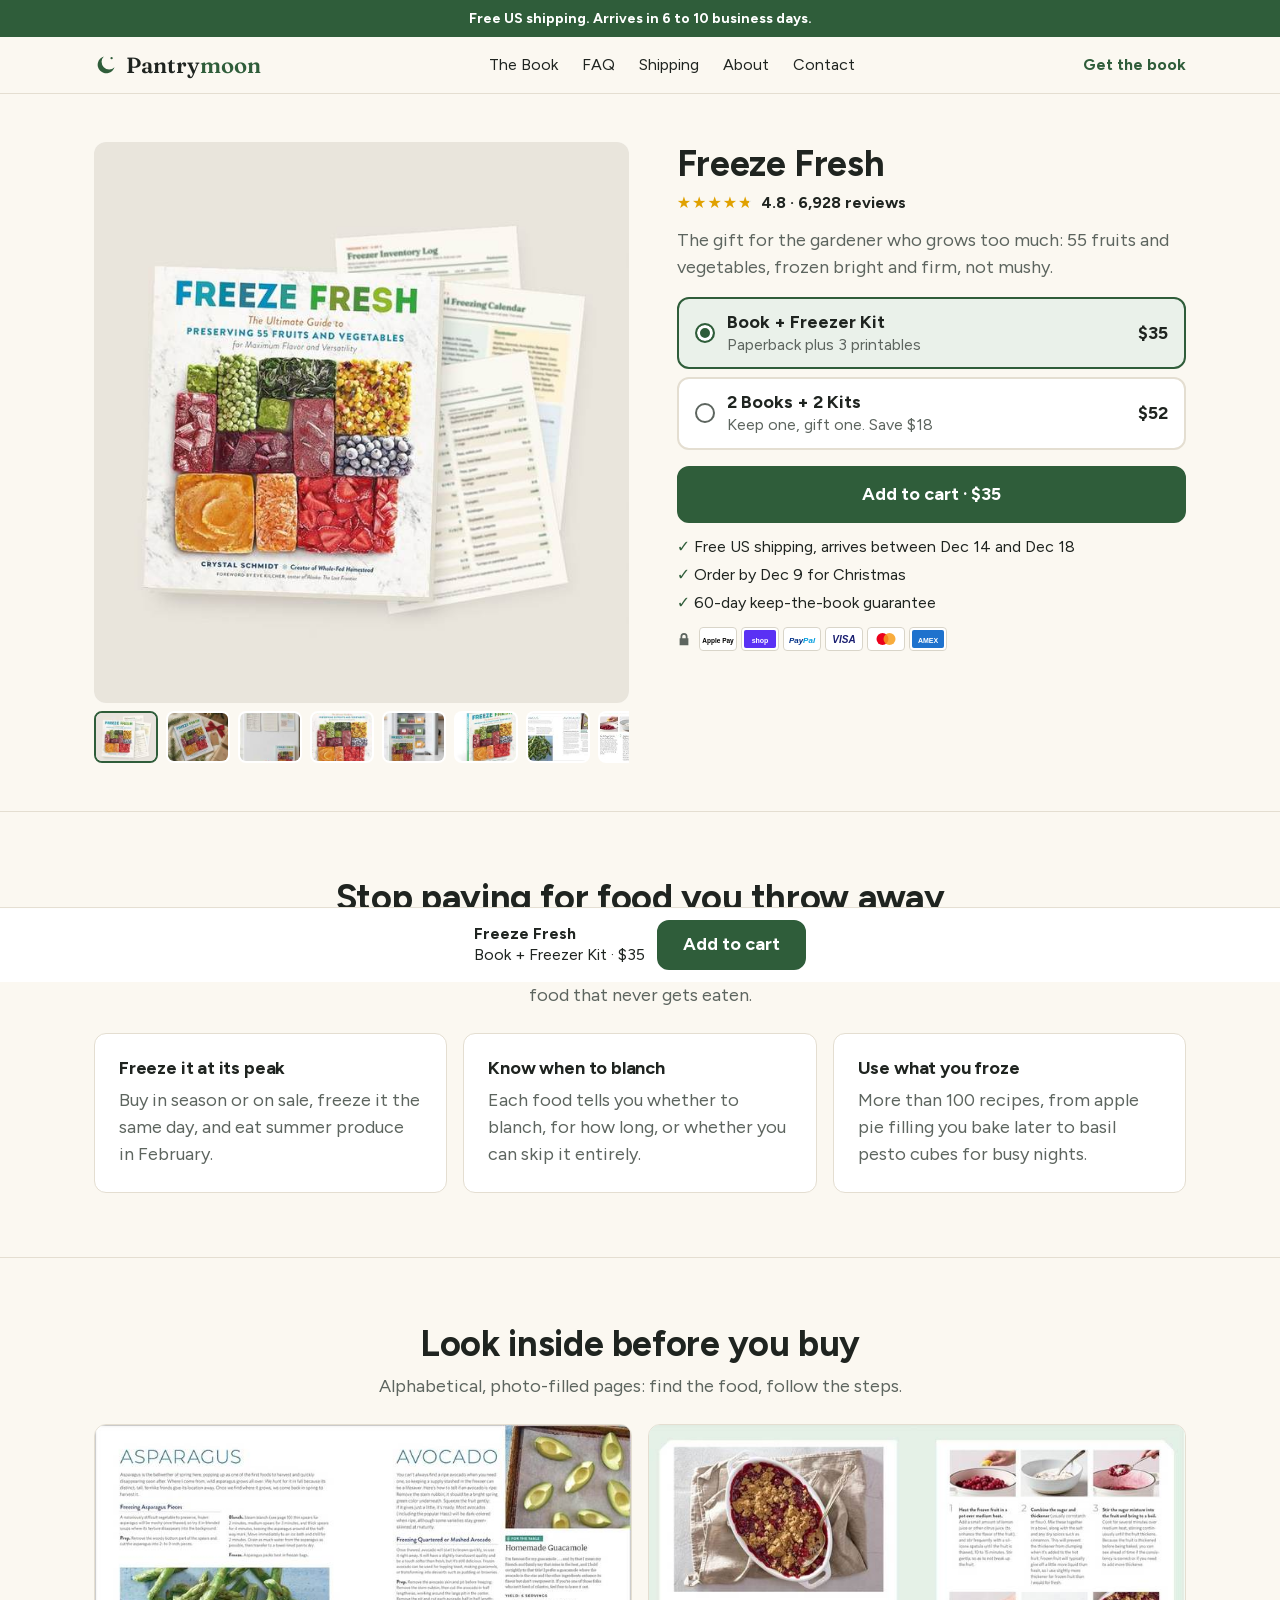
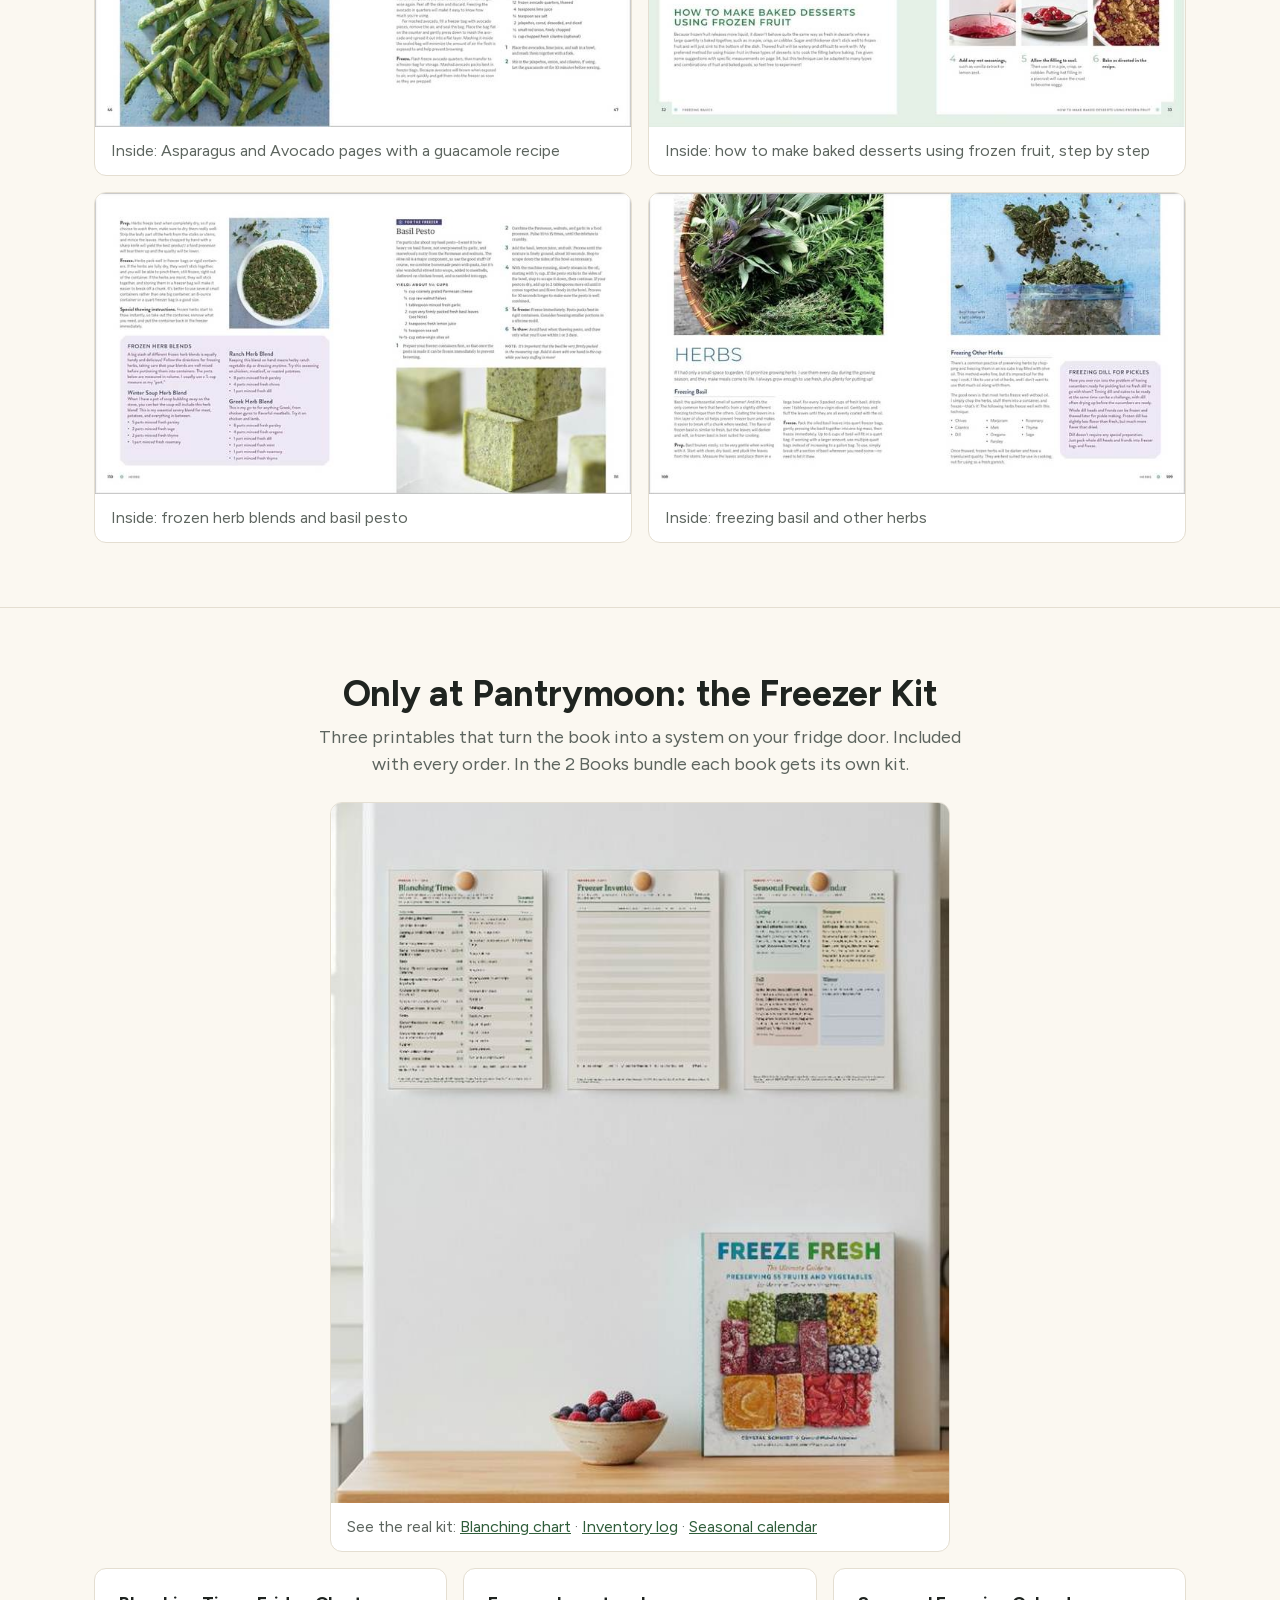
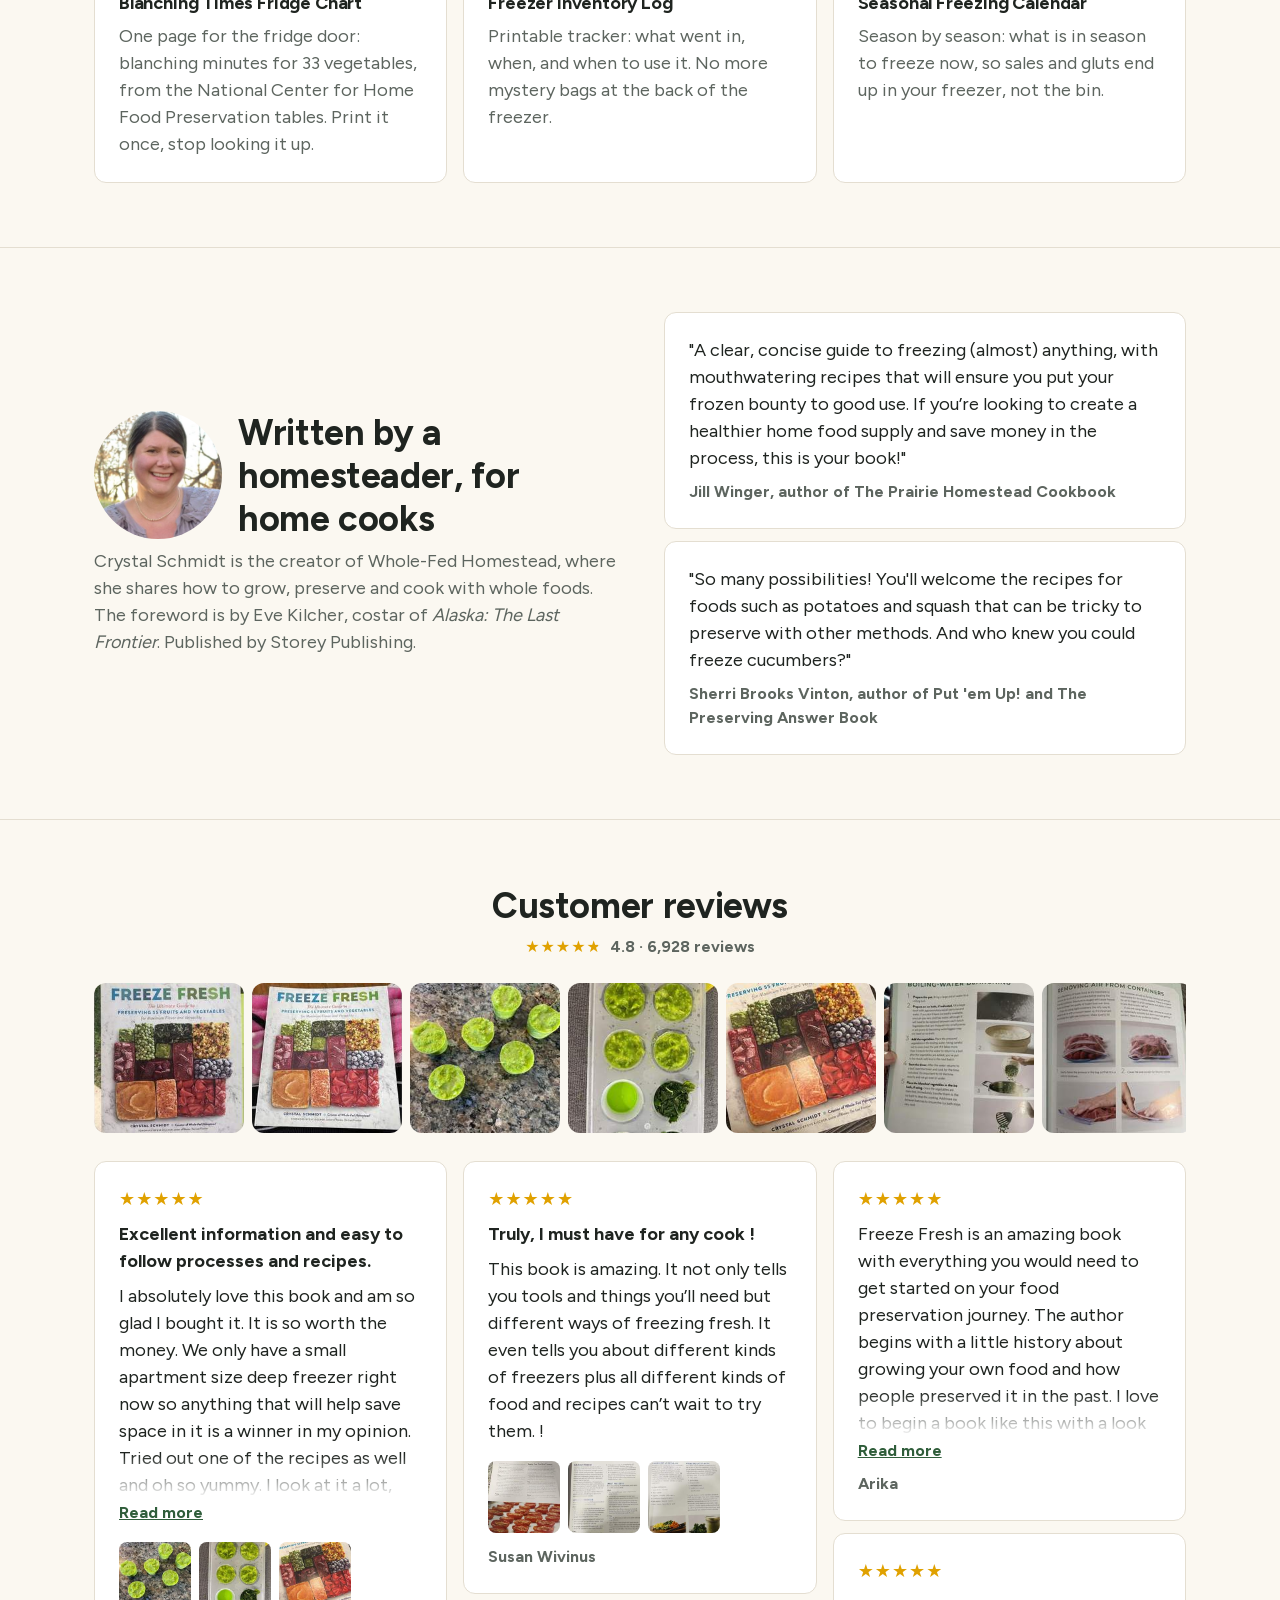
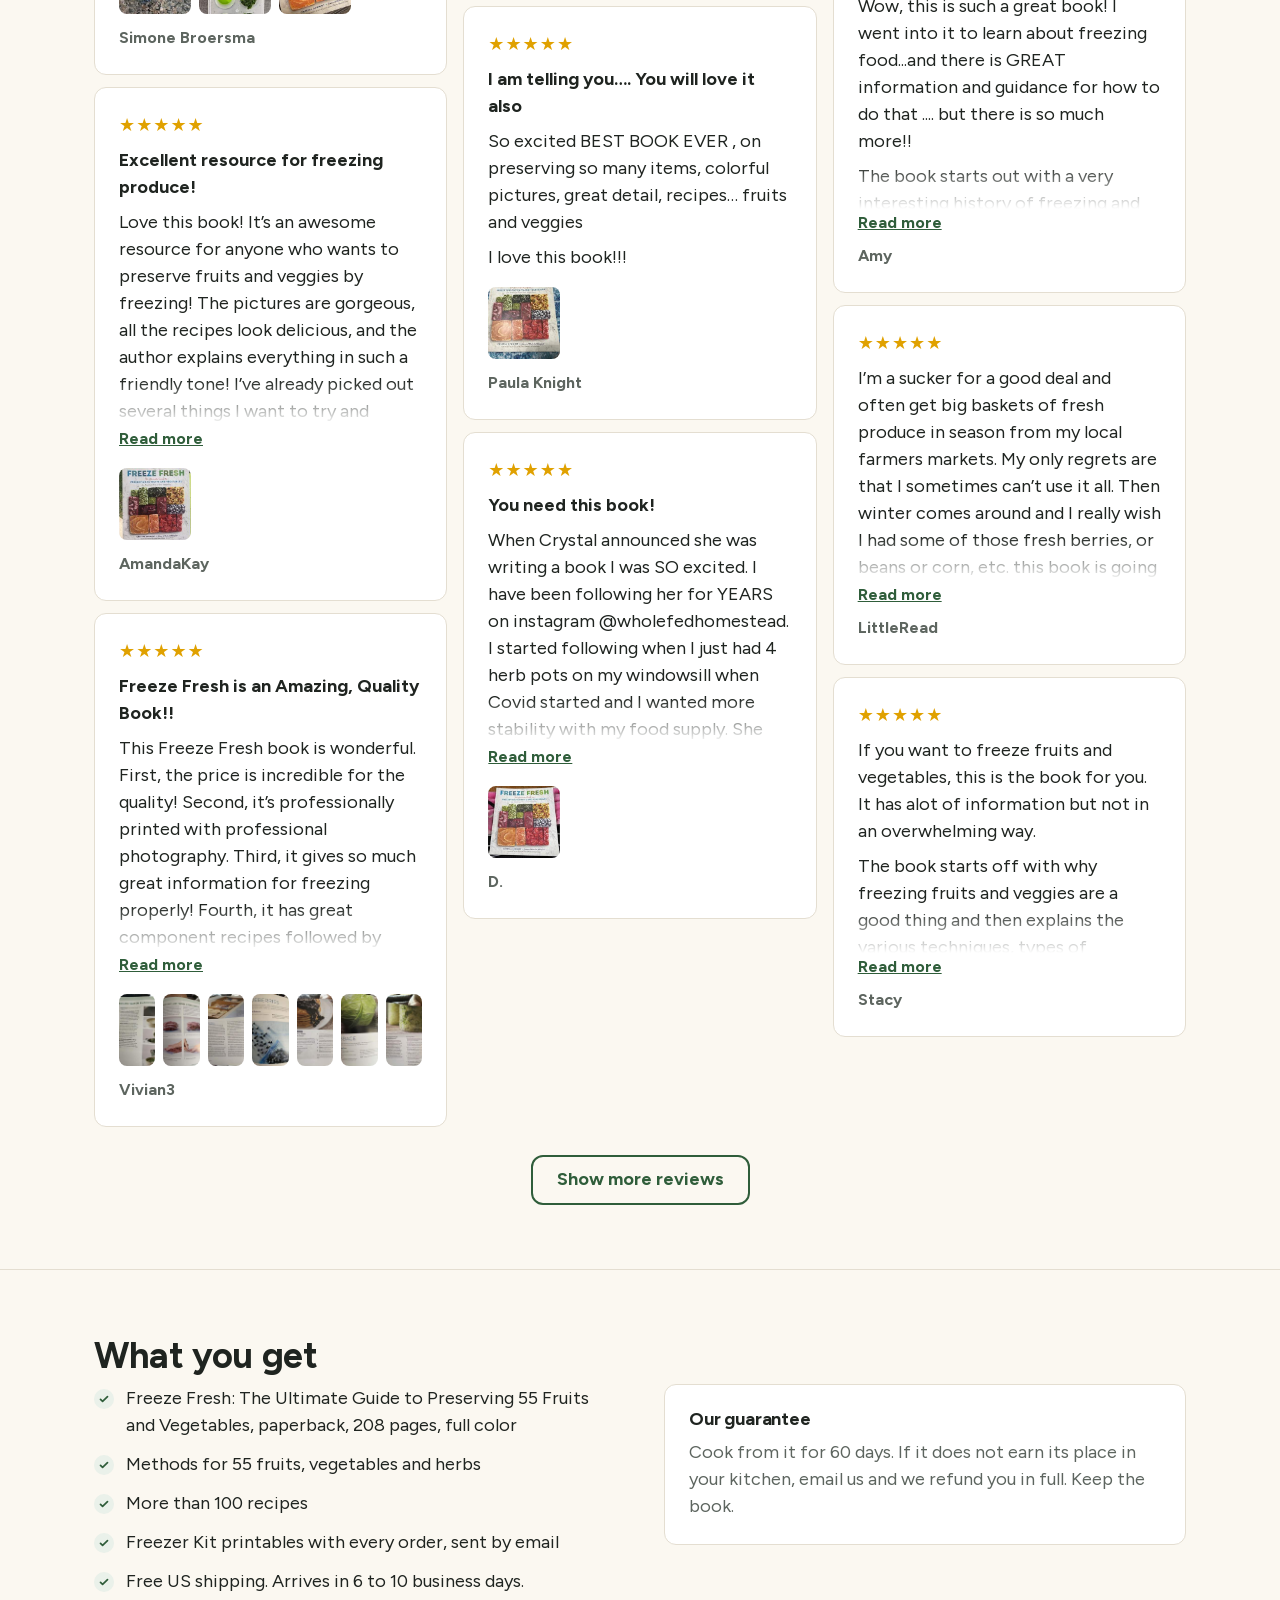
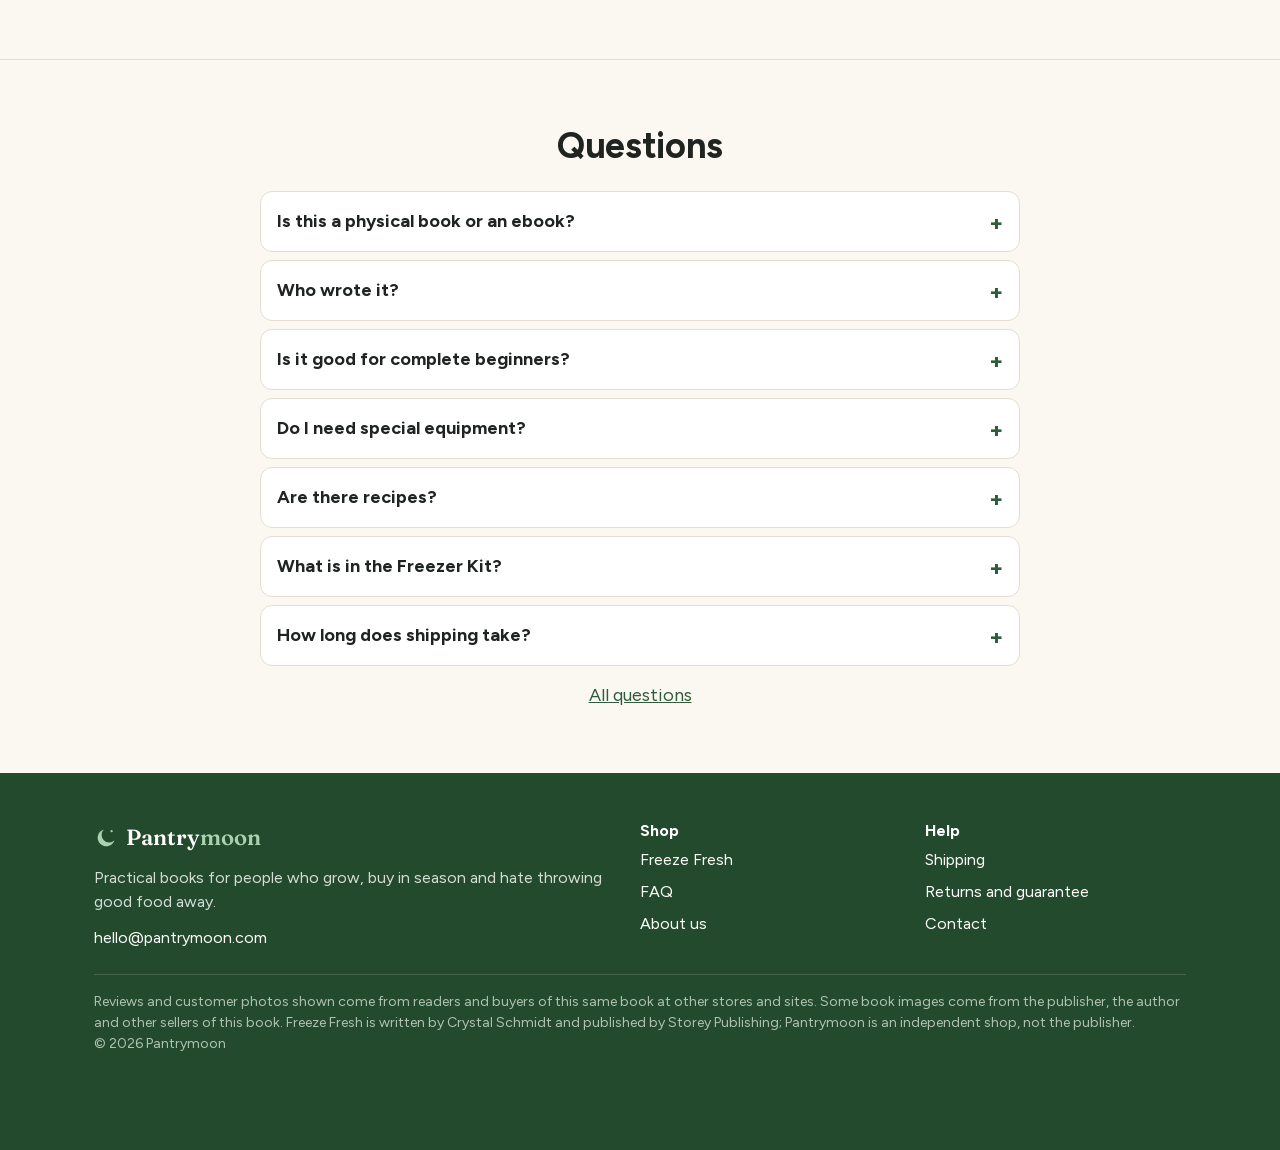
<file: index.html>
<!doctype html>
<html lang="en">
<head>
<meta charset="utf-8">
<meta name="viewport" content="width=device-width,initial-scale=1,viewport-fit=cover">
<meta name="robots" content="noindex,nofollow">
<title>Freeze Fresh: freeze 55 fruits and vegetables the right way | Pantrymoon</title>
<meta name="description" content="Freeze Fresh by Crystal Schmidt: how to freeze 55 fruits and vegetables so they stay bright and firm, plus more than 100 recipes. Free US shipping.">
<link rel="preload" href="./fonts/Figtree.woff2" as="font" type="font/woff2" crossorigin>
<link rel="preload" href="./fonts/Fraunces-600.woff2" as="font" type="font/woff2" crossorigin>
<link rel="icon" type="image/jpeg" href="./img/icon.jpg">
<link rel="stylesheet" href="./assets/shop.css">
</head>
<body>
<div class="leiste">Free US shipping. Arrives in 6 to 10 business days.</div>
<header class="kopf"><div class="wrap">
<a class="logo" href="./index.html"><svg viewBox="0 0 24 24" aria-hidden="true"><path d="M20.5 14.2A8.6 8.6 0 1 1 9.8 3.5a6.9 6.9 0 0 0 10.7 10.7z" fill="#2F5D3A"/><circle cx="17.6" cy="5.2" r="1.15" fill="#2F5D3A"/></svg><span>Pantry<b>moon</b></span></a>
<nav class="nav"><a href="./index.html#book">The Book</a><a href="./pages/faq.html">FAQ</a><a href="./pages/shipping.html">Shipping</a><a href="./pages/about.html">About</a><a href="./pages/contact.html">Contact</a></nav>
<a class="korb" href="./index.html#book">Get the book</a>
</div></header>
<main>
<section class="produkt" id="book"><div class="wrap">
<div class="galerie">
<div class="galerie__haupt"><img class="fuellt" src="img/w/buendel.jpg" srcset="img/m/buendel.jpg 720w, img/w/buendel.jpg 900w" sizes="(min-width:900px) 50vw, calc(100vw - 32px)" alt="Freeze Fresh with the three Freezer Kit printables, only at Pantrymoon" width="882" height="1000" fetchpriority="high" decoding="async"></div>
<div class="daumen"><button type="button" data-src="img/w/buendel.jpg" data-alt="Freeze Fresh with the three Freezer Kit printables, only at Pantrymoon" data-fit="cover" aria-current="true" aria-label="Show image 1"><img src="img/k/buendel.jpg" alt="Freeze Fresh with the three Freezer Kit printables, only at Pantrymoon" loading="lazy" decoding="async" width="58" height="46"></button><button type="button" data-src="img/w/geschenk.jpg" data-alt="Freeze Fresh as a Christmas gift under the tree" data-fit="cover" aria-current="false" aria-label="Show image 2"><img src="img/k/geschenk.jpg" alt="Freeze Fresh as a Christmas gift under the tree" loading="lazy" decoding="async" width="58" height="46"></button><button type="button" data-src="img/w/kit.jpg" data-alt="The Freezer Kit: three printables on the fridge, with the book" data-fit="cover" aria-current="false" aria-label="Show image 3"><img src="img/k/kit.jpg" alt="The Freezer Kit: three printables on the fridge, with the book" loading="lazy" decoding="async" width="58" height="46"></button><button type="button" data-src="img/w/p2.jpg" data-alt="Freeze Fresh front cover" aria-current="false" aria-label="Show image 4"><img src="img/k/p2.jpg" alt="Freeze Fresh front cover" loading="lazy" decoding="async" width="58" height="46"></button><button type="button" data-src="img/w/gefrier.jpg" data-alt="Freeze Fresh next to a well-stocked freezer" data-fit="cover" aria-current="false" aria-label="Show image 5"><img src="img/k/gefrier.jpg" alt="Freeze Fresh next to a well-stocked freezer" loading="lazy" decoding="async" width="58" height="46"></button><button type="button" data-src="img/w/buch3d.jpg" data-alt="Freeze Fresh paperback, 208 pages" aria-current="false" aria-label="Show image 6"><img src="img/k/buch3d.jpg" alt="Freeze Fresh paperback, 208 pages" loading="lazy" decoding="async" width="58" height="46"></button><button type="button" data-src="img/w/p5.jpg" data-alt="Inside: Asparagus and Avocado pages with a guacamole recipe" aria-current="false" aria-label="Show image 7"><img src="img/k/p5.jpg" alt="Inside: Asparagus and Avocado pages with a guacamole recipe" loading="lazy" decoding="async" width="58" height="46"></button><button type="button" data-src="img/w/nah.jpg" data-alt="Close-up: step-by-step photos for baking with frozen fruit" aria-current="false" aria-label="Show image 8"><img src="img/k/nah.jpg" alt="Close-up: step-by-step photos for baking with frozen fruit" loading="lazy" decoding="async" width="58" height="46"></button><button type="button" data-src="img/w/p4.jpg" data-alt="Inside: how to make baked desserts using frozen fruit, step by step" aria-current="false" aria-label="Show image 9"><img src="img/k/p4.jpg" alt="Inside: how to make baked desserts using frozen fruit, step by step" loading="lazy" decoding="async" width="58" height="46"></button><button type="button" data-src="img/w/p6.jpg" data-alt="Inside: frozen herb blends and basil pesto" aria-current="false" aria-label="Show image 10"><img src="img/k/p6.jpg" alt="Inside: frozen herb blends and basil pesto" loading="lazy" decoding="async" width="58" height="46"></button><button type="button" data-src="img/w/p7.jpg" data-alt="Inside: freezing basil and other herbs" aria-current="false" aria-label="Show image 11"><img src="img/k/p7.jpg" alt="Inside: freezing basil and other herbs" loading="lazy" decoding="async" width="58" height="46"></button><button type="button" data-src="img/w/holz.jpg" data-alt="The paperback on a farmhouse table" aria-current="false" aria-label="Show image 12"><img src="img/k/holz.jpg" alt="The paperback on a farmhouse table" loading="lazy" decoding="async" width="58" height="46"></button></div>
<span class="zaehler" aria-hidden="true">1 / 12</span>
</div>
<div class="kauf">
<h1 class="titel">Freeze Fresh</h1>
<a class="sterne" href="#reviews"><span class="sterne__reihe" style="--voll:95%" aria-hidden="true">&#9733;&#9733;&#9733;&#9733;&#9733;</span> 4.8 &middot; 6,928 reviews</a>
<p class="nutzen">The gift for the gardener who grows too much: 55 fruits and vegetables, frozen bright and firm, not mushy.</p>
<fieldset class="stufen"><legend class="nur-sr">Choose your bundle</legend>
<label class="stufe an">
<input type="radio" name="stufe" value="kit" checked><span class="punkt"></span>
<span class="stufe__text"><strong>Book + Freezer Kit</strong><small>Paperback plus 3 printables</small></span>
<span class="stufe__preis">$35</span></label>
<label class="stufe">
<input type="radio" name="stufe" value="zwei"><span class="punkt"></span>
<span class="stufe__text"><strong>2 Books + 2 Kits</strong><small>Keep one, gift one. Save $18</small></span>
<span class="stufe__preis">$52</span></label>
</fieldset>
<a class="knopf" href="#book" data-kauf>Add to cart &middot; <span data-preis>$35</span></a>
<p class="hinweis">This is a preview. Checkout is not connected yet.</p>
<ul class="unterknopf"><li>Free US shipping, arrives <span data-liefer="6-10">in 6 to 10 business days</span></li><li data-weihnacht-li><span data-weihnacht="10">Order early for Christmas</span></li><li>60-day keep-the-book guarantee</li></ul>
<div class="zahlung"><span class="zahlung__sicher" aria-label="Secure checkout" title="Secure checkout"><svg viewBox="0 0 16 16" width="14" height="14" aria-hidden="true"><path fill="currentColor" d="M4 7V5a4 4 0 0 1 8 0v2h1v8H3V7h1zm2 0h4V5a2 2 0 0 0-4 0v2z"/></svg></span><svg viewBox="0 0 38 24" width="38" height="24" role="img" aria-label="Apple Pay"><rect x=".5" y=".5" width="37" height="23" rx="3.5" fill="#fff" stroke="#d9d5c9"/><text x="19" y="15.5" text-anchor="middle" font-family="Arial,sans-serif" font-weight="700" font-size="6.5" fill="#000">Apple Pay</text></svg><svg viewBox="0 0 38 24" width="38" height="24" role="img" aria-label="Shop Pay"><rect x=".5" y=".5" width="37" height="23" rx="3.5" fill="#fff" stroke="#d9d5c9"/><rect x="3" y="3" width="32" height="18" rx="2" fill="#5a31f4"/><text x="19" y="15.5" text-anchor="middle" font-family="Arial,sans-serif" font-weight="700" font-size="7" fill="#fff">shop</text></svg><svg viewBox="0 0 38 24" width="38" height="24" role="img" aria-label="PayPal"><rect x=".5" y=".5" width="37" height="23" rx="3.5" fill="#fff" stroke="#d9d5c9"/><text x="19" y="15.5" text-anchor="middle" font-family="Arial,sans-serif" font-weight="700" font-style="italic" font-size="8"><tspan fill="#003087">Pay</tspan><tspan fill="#009cde">Pal</tspan></text></svg><svg viewBox="0 0 38 24" width="38" height="24" role="img" aria-label="Visa"><rect x=".5" y=".5" width="37" height="23" rx="3.5" fill="#fff" stroke="#d9d5c9"/><text x="19" y="16" text-anchor="middle" font-family="Arial,sans-serif" font-weight="900" font-style="italic" font-size="10" fill="#1a1f71">VISA</text></svg><svg viewBox="0 0 38 24" width="38" height="24" role="img" aria-label="Mastercard"><rect x=".5" y=".5" width="37" height="23" rx="3.5" fill="#fff" stroke="#d9d5c9"/><circle cx="15.5" cy="12" r="6" fill="#eb001b"/><circle cx="22.5" cy="12" r="6" fill="#f79e1b" fill-opacity=".85"/></svg><svg viewBox="0 0 38 24" width="38" height="24" role="img" aria-label="American Express"><rect x=".5" y=".5" width="37" height="23" rx="3.5" fill="#fff" stroke="#d9d5c9"/><rect x="3" y="3" width="32" height="18" rx="2" fill="#1f72cd"/><text x="19" y="15.5" text-anchor="middle" font-family="Arial,sans-serif" font-weight="700" font-size="7" fill="#fff">AMEX</text></svg></div>
</div>
</div></section>

<section class="abschnitt"><div class="wrap">
<div class="zentriert"><h2>Stop paying for food you throw away</h2><p>Berries that turn to mush, greens that wilt in the crisper, bags of freezer-burnt beans. The EPA says the average family of four spends almost $3,000 a year on food that never gets eaten.</p></div>
<div class="karten">
<div class="karte"><h3>Freeze it at its peak</h3><p>Buy in season or on sale, freeze it the same day, and eat summer produce in February.</p></div>
<div class="karte"><h3>Know when to blanch</h3><p>Each food tells you whether to blanch, for how long, or whether you can skip it entirely.</p></div>
<div class="karte"><h3>Use what you froze</h3><p>More than 100 recipes, from apple pie filling you bake later to basil pesto cubes for busy nights.</p></div>
</div>
</div></section>

<section class="abschnitt"><div class="wrap">
<div class="zentriert"><h2>Look inside before you buy</h2><p>Alphabetical, photo-filled pages: find the food, follow the steps.</p></div>
<div class="seiten"><figure><img src="img/w/p5.jpg" srcset="img/m/p5.jpg 720w, img/w/p5.jpg 900w" sizes="(min-width:760px) 45vw, calc(100vw - 32px)" alt="Inside: Asparagus and Avocado pages with a guacamole recipe" loading="lazy" decoding="async" width="1100" height="619"><figcaption>Inside: Asparagus and Avocado pages with a guacamole recipe</figcaption></figure><figure><img src="img/w/p4.jpg" srcset="img/m/p4.jpg 720w, img/w/p4.jpg 900w" sizes="(min-width:760px) 45vw, calc(100vw - 32px)" alt="Inside: how to make baked desserts using frozen fruit, step by step" loading="lazy" decoding="async" width="1100" height="619"><figcaption>Inside: how to make baked desserts using frozen fruit, step by step</figcaption></figure><figure><img src="img/w/p6.jpg" srcset="img/m/p6.jpg 720w, img/w/p6.jpg 900w" sizes="(min-width:760px) 45vw, calc(100vw - 32px)" alt="Inside: frozen herb blends and basil pesto" loading="lazy" decoding="async" width="1100" height="619"><figcaption>Inside: frozen herb blends and basil pesto</figcaption></figure><figure><img src="img/w/p7.jpg" srcset="img/m/p7.jpg 720w, img/w/p7.jpg 900w" sizes="(min-width:760px) 45vw, calc(100vw - 32px)" alt="Inside: freezing basil and other herbs" loading="lazy" decoding="async" width="1100" height="619"><figcaption>Inside: freezing basil and other herbs</figcaption></figure></div>
</div></section>

<section class="abschnitt" id="kit"><div class="wrap">
<div class="zentriert"><h2>Only at Pantrymoon: the Freezer Kit</h2><p>Three printables that turn the book into a system on your fridge door. Included with every order. In the 2 Books bundle each book gets its own kit.</p></div>
<figure class="kitbild"><img src="img/w/kit.jpg" srcset="img/m/kit.jpg 720w, img/w/kit.jpg 900w" sizes="(min-width:660px) 620px, calc(100vw - 32px)" alt="The three Freezer Kit printables on a fridge door, next to the book" loading="lazy" decoding="async" width="882" height="1000"><figcaption>See the real kit: <a href="kit/blanching-times-fridge-chart.pdf">Blanching chart</a> &middot; <a href="kit/freezer-inventory-log.pdf">Inventory log</a> &middot; <a href="kit/seasonal-freezing-calendar.pdf">Seasonal calendar</a></figcaption></figure>
<div class="karten"><div class="karte"><h3>Blanching Times Fridge Chart</h3><p>One page for the fridge door: blanching minutes for 33 vegetables, from the National Center for Home Food Preservation tables. Print it once, stop looking it up.</p></div><div class="karte"><h3>Freezer Inventory Log</h3><p>Printable tracker: what went in, when, and when to use it. No more mystery bags at the back of the freezer.</p></div><div class="karte"><h3>Seasonal Freezing Calendar</h3><p>Season by season: what is in season to freeze now, so sales and gluts end up in your freezer, not the bin.</p></div></div>
</div></section>

<section class="abschnitt"><div class="wrap zwei">
<div class="autorin"><img class="autorinfoto" src="img/autorin.jpg" alt="Crystal Schmidt, author of Freeze Fresh" width="303" height="400" loading="lazy" decoding="async"><h2>Written by a homesteader, for home cooks</h2><p>Crystal Schmidt is the creator of Whole-Fed Homestead, where she shares how to grow, preserve and cook with whole foods. The foreword is by Eve Kilcher, costar of <em>Alaska: The Last Frontier</em>. Published by Storey Publishing.</p></div>
<div class="stapel">
<blockquote class="zitat"><p>"A clear, concise guide to freezing (almost) anything, with mouthwatering recipes that will ensure you put your frozen bounty to good use. If you’re looking to create a healthier home food supply and save money in the process, this is your book!"</p><cite>Jill Winger, author of The Prairie Homestead Cookbook</cite></blockquote>
<blockquote class="zitat"><p>"So many possibilities! You'll welcome the recipes for foods such as potatoes and squash that can be tricky to preserve with other methods. And who knew you could freeze cucumbers?"</p><cite>Sherri Brooks Vinton, author of Put 'em Up! and The Preserving Answer Book</cite></blockquote>
</div>
</div></section>

<section class="abschnitt" id="reviews"><div class="wrap">
<div class="zentriert"><h2>Customer reviews</h2><p class="sterne sterne--mitte"><span class="sterne__reihe" style="--voll:95%" aria-hidden="true">&#9733;&#9733;&#9733;&#9733;&#9733;</span> 4.8 &middot; 6,928 reviews</p></div>
<div class="kfotos" aria-label="Customer photos"><a href="img/kunden/t2.jpg" target="_blank" rel="noopener"><img src="img/kunden/k/t2.jpg" alt="Customer photo" loading="lazy" decoding="async" width="150" height="150"></a><a href="img/kunden/t1.jpg" target="_blank" rel="noopener"><img src="img/kunden/k/t1.jpg" alt="Customer photo" loading="lazy" decoding="async" width="150" height="150"></a><a href="img/kunden/a1.jpg" target="_blank" rel="noopener"><img src="img/kunden/k/a1.jpg" alt="Customer photo" loading="lazy" decoding="async" width="150" height="150"></a><a href="img/kunden/a2.jpg" target="_blank" rel="noopener"><img src="img/kunden/k/a2.jpg" alt="Customer photo" loading="lazy" decoding="async" width="150" height="150"></a><a href="img/kunden/a3.jpg" target="_blank" rel="noopener"><img src="img/kunden/k/a3.jpg" alt="Customer photo" loading="lazy" decoding="async" width="150" height="150"></a><a href="img/kunden/a4.jpg" target="_blank" rel="noopener"><img src="img/kunden/k/a4.jpg" alt="Customer photo" loading="lazy" decoding="async" width="150" height="150"></a><a href="img/kunden/a5.jpg" target="_blank" rel="noopener"><img src="img/kunden/k/a5.jpg" alt="Customer photo" loading="lazy" decoding="async" width="150" height="150"></a><a href="img/kunden/a6.jpg" target="_blank" rel="noopener"><img src="img/kunden/k/a6.jpg" alt="Customer photo" loading="lazy" decoding="async" width="150" height="150"></a><a href="img/kunden/a7.jpg" target="_blank" rel="noopener"><img src="img/kunden/k/a7.jpg" alt="Customer photo" loading="lazy" decoding="async" width="150" height="150"></a><a href="img/kunden/a8.jpg" target="_blank" rel="noopener"><img src="img/kunden/k/a8.jpg" alt="Customer photo" loading="lazy" decoding="async" width="150" height="150"></a><a href="img/kunden/a9.jpg" target="_blank" rel="noopener"><img src="img/kunden/k/a9.jpg" alt="Customer photo" loading="lazy" decoding="async" width="150" height="150"></a><a href="img/kunden/a10.jpg" target="_blank" rel="noopener"><img src="img/kunden/k/a10.jpg" alt="Customer photo" loading="lazy" decoding="async" width="150" height="150"></a><a href="img/kunden/a11.jpg" target="_blank" rel="noopener"><img src="img/kunden/k/a11.jpg" alt="Customer photo" loading="lazy" decoding="async" width="150" height="150"></a><a href="img/kunden/a12.jpg" target="_blank" rel="noopener"><img src="img/kunden/k/a12.jpg" alt="Customer photo" loading="lazy" decoding="async" width="150" height="150"></a><a href="img/kunden/a13.jpg" target="_blank" rel="noopener"><img src="img/kunden/k/a13.jpg" alt="Customer photo" loading="lazy" decoding="async" width="150" height="150"></a><a href="img/kunden/a14.jpg" target="_blank" rel="noopener"><img src="img/kunden/k/a14.jpg" alt="Customer photo" loading="lazy" decoding="async" width="150" height="150"></a></div>
<div class="stimmen"><blockquote class="zitat"><span class="sterne__reihe" aria-label="5 out of 5 stars">&#9733;&#9733;&#9733;&#9733;&#9733;<span class="leer"></span></span><strong class="zitat__titel">Excellent information and easy to follow processes and recipes.</strong><div class="zitat__text"><p>I absolutely love this book and am so glad I bought it. It is so worth the money. We only have a small apartment size deep freezer right now so anything that will help save space in it is a winner in my opinion. Tried out one of the recipes as well and oh so yummy. I look at it a lot, now that my gardens are producing an abundance of food. And wild fruits are in season as well. So worth it. Cost didn’t matter. I had to have this book.</p></div><div class="zitat__fotos"><a href="img/kunden/a1.jpg" target="_blank" rel="noopener"><img src="img/kunden/k/a1.jpg" alt="Customer photo" loading="lazy" decoding="async" width="72" height="72"></a><a href="img/kunden/a2.jpg" target="_blank" rel="noopener"><img src="img/kunden/k/a2.jpg" alt="Customer photo" loading="lazy" decoding="async" width="72" height="72"></a><a href="img/kunden/a3.jpg" target="_blank" rel="noopener"><img src="img/kunden/k/a3.jpg" alt="Customer photo" loading="lazy" decoding="async" width="72" height="72"></a></div><cite>Simone Broersma</cite></blockquote><blockquote class="zitat"><span class="sterne__reihe" aria-label="5 out of 5 stars">&#9733;&#9733;&#9733;&#9733;&#9733;<span class="leer"></span></span><strong class="zitat__titel">Excellent resource for freezing produce!</strong><div class="zitat__text"><p>Love this book! It’s an awesome resource for anyone who wants to preserve fruits and veggies by freezing! The pictures are gorgeous, all the recipes look delicious, and the author explains everything in such a friendly tone! I’ve already picked out several things I want to try and ordered an extra copy to give as a gift!</p></div><div class="zitat__fotos"><a href="img/kunden/t2.jpg" target="_blank" rel="noopener"><img src="img/kunden/k/t2.jpg" alt="Customer photo" loading="lazy" decoding="async" width="72" height="72"></a></div><cite>AmandaKay</cite></blockquote><blockquote class="zitat"><span class="sterne__reihe" aria-label="5 out of 5 stars">&#9733;&#9733;&#9733;&#9733;&#9733;<span class="leer"></span></span><strong class="zitat__titel">Freeze Fresh is an Amazing, Quality Book!!</strong><div class="zitat__text"><p>This Freeze Fresh book is wonderful. First, the price is incredible for the quality! Second, it’s professionally printed with professional photography. Third, it gives so much great information for freezing properly! Fourth, it has great component recipes followed by great recipes to use those components! Fifth, all freezer recipes are in alphabetical order by the name of the fruit or vegetable so it’s easy to find the freezer recipes for say, potatoes and look up meal recipes for the potatoes. Couldn’t be better organized for easy use.</p><p>There is so much great information, component recipes and dinner recipes to use those components! Best cookbook I’ve received in a long time. I’ve returned many for poor quality. This is a keeper all the way. I will be ordering more books by Crystal Schmidt for sure. Very happy!</p></div><div class="zitat__fotos"><a href="img/kunden/a4.jpg" target="_blank" rel="noopener"><img src="img/kunden/k/a4.jpg" alt="Customer photo" loading="lazy" decoding="async" width="72" height="72"></a><a href="img/kunden/a5.jpg" target="_blank" rel="noopener"><img src="img/kunden/k/a5.jpg" alt="Customer photo" loading="lazy" decoding="async" width="72" height="72"></a><a href="img/kunden/a6.jpg" target="_blank" rel="noopener"><img src="img/kunden/k/a6.jpg" alt="Customer photo" loading="lazy" decoding="async" width="72" height="72"></a><a href="img/kunden/a7.jpg" target="_blank" rel="noopener"><img src="img/kunden/k/a7.jpg" alt="Customer photo" loading="lazy" decoding="async" width="72" height="72"></a><a href="img/kunden/a8.jpg" target="_blank" rel="noopener"><img src="img/kunden/k/a8.jpg" alt="Customer photo" loading="lazy" decoding="async" width="72" height="72"></a><a href="img/kunden/a9.jpg" target="_blank" rel="noopener"><img src="img/kunden/k/a9.jpg" alt="Customer photo" loading="lazy" decoding="async" width="72" height="72"></a><a href="img/kunden/a10.jpg" target="_blank" rel="noopener"><img src="img/kunden/k/a10.jpg" alt="Customer photo" loading="lazy" decoding="async" width="72" height="72"></a></div><cite>Vivian3</cite></blockquote><blockquote class="zitat"><span class="sterne__reihe" aria-label="5 out of 5 stars">&#9733;&#9733;&#9733;&#9733;&#9733;<span class="leer"></span></span><strong class="zitat__titel">Truly, I must have for any cook !</strong><div class="zitat__text"><p>This book is amazing. It not only tells you tools and things you’ll need but different ways of freezing fresh. It even tells you about different kinds of freezers plus all different kinds of food and recipes can’t wait to try them. !</p></div><div class="zitat__fotos"><a href="img/kunden/a11.jpg" target="_blank" rel="noopener"><img src="img/kunden/k/a11.jpg" alt="Customer photo" loading="lazy" decoding="async" width="72" height="72"></a><a href="img/kunden/a12.jpg" target="_blank" rel="noopener"><img src="img/kunden/k/a12.jpg" alt="Customer photo" loading="lazy" decoding="async" width="72" height="72"></a><a href="img/kunden/a13.jpg" target="_blank" rel="noopener"><img src="img/kunden/k/a13.jpg" alt="Customer photo" loading="lazy" decoding="async" width="72" height="72"></a></div><cite>Susan Wivinus</cite></blockquote><blockquote class="zitat"><span class="sterne__reihe" aria-label="5 out of 5 stars">&#9733;&#9733;&#9733;&#9733;&#9733;<span class="leer"></span></span><strong class="zitat__titel">I am telling you…. You will love it also</strong><div class="zitat__text"><p>So excited BEST BOOK EVER , on preserving  so many items, colorful pictures, great detail,  recipes…  fruits and veggies</p><p>I love this book!!!</p></div><div class="zitat__fotos"><a href="img/kunden/a14.jpg" target="_blank" rel="noopener"><img src="img/kunden/k/a14.jpg" alt="Customer photo" loading="lazy" decoding="async" width="72" height="72"></a></div><cite>Paula Knight</cite></blockquote><blockquote class="zitat"><span class="sterne__reihe" aria-label="5 out of 5 stars">&#9733;&#9733;&#9733;&#9733;&#9733;<span class="leer"></span></span><strong class="zitat__titel">You need this book!</strong><div class="zitat__text"><p>When Crystal announced she was writing a book I was SO excited. I have been following her for YEARS on instagram @wholefedhomestead. I started following when I just had 4 herb pots on my windowsill when Covid started and I wanted more stability with my food supply. She has taught me so much from starting seeds, growing my produce, fighting plant pest and disease, to preserving even before this book. I knew that this book would be a wealth of information, coming from her! This book literally covers something that no other preservation book covers. Freezing your produce, the best way to freeze it, and the best way to cook using those foods once they have been frozen, as all goods do change once frozen in some way or another. When I got the book in the mail I took a moment to flip through it and OMG. The pictures. I mean if I had not followed along her book journey on instagram to know this was all her food frozen, I would have thought it was photoshopped. Nothing I have frozen has even come out looking this beautiful. I started reading it and sure enough, it is just full of invaluable information. I skipped a little bit to make the blueberry maple pancake sauce and OMG. It did not disappoint. We have workers at the house I fed pancakes with the blueberry maple sauce this morning and they all loved it too. This book would be great for a beginner preserver who is too intimidated to pressure can! I even bought an extra to send to my friend! I can not wait to continue to read, gain more knowledge from, and eat more delicious recipes from this book. If your on the edge about buying this book, press that “buy now” button. I promise you won’t regret it!</p></div><div class="zitat__fotos"><a href="img/kunden/t1.jpg" target="_blank" rel="noopener"><img src="img/kunden/k/t1.jpg" alt="Customer photo" loading="lazy" decoding="async" width="72" height="72"></a></div><cite>D.</cite></blockquote><blockquote class="zitat"><span class="sterne__reihe" aria-label="5 out of 5 stars">&#9733;&#9733;&#9733;&#9733;&#9733;<span class="leer"></span></span><div class="zitat__text"><p>Freeze Fresh is an amazing book with everything you would need to get started on your food preservation journey. The author begins with a little history about growing your own food and how people preserved it in the past. I love to begin a book like this with a look at how it started and what has changed since, it makes me so grateful for modern practices! In the first half of the book we find different techniques showing how to freeze food for the best quality when defrosted. So much detailed information is shared on how to prevent freezer burn, what containers to use, helpful tools that will make the process easier for you. I learned SO much in these sections and the information was presented in a way that was not overwhelming and it was very easy to understand. I can’t wait to put what I have learned to use. </p><p>Once we get through all the tools/techniques, there is the section on “Freezing Produce From A-Z” which literally walks you through how to freeze every kind of produce you can imagine in multiple ways. This is a complete game changer for me! I have never even thought about trying some of the options our author gives us in this book. We then get to the last section of the book which is recipes that can be frozen, and they all look delicious!</p><p>What I appreciated most about this book is that the information is given in a way that is not overwhelming, it&#x27;s exciting and organized, and makes me really believe I will be able to do all the things listed in this book. I am so excited to try out some of these new techniques I have read about. There are pictures all throughout the book that make it colorful and lively, and break up reading so much text. The pictures also provide an example of what the author is teaching in that section. </p><p>What a wonderful resource to anyone who is lucky enough to pick up this book, I will be buying some for friends and family as I know anyone who receives it will enjoy it!</p></div><cite>Arika</cite></blockquote><blockquote class="zitat"><span class="sterne__reihe" aria-label="5 out of 5 stars">&#9733;&#9733;&#9733;&#9733;&#9733;<span class="leer"></span></span><div class="zitat__text"><p>Wow, this is such a great book! I went into it to learn about freezing food...and there is GREAT information and guidance for how to do that .... but there is so much more!!</p><p>The book starts out with a very interesting history of freezing and then information about freezers with pros and cons. A lot of well researched information is explained that many people may not know. After that, the food section begins where the reader learns about choosing the ripest foods, how to prep the food for freezing, and then some fantastic recipes to use up the frozen foods. </p><p>It&#x27;s obvious that the author has a lot of personal knowledge and experience in the kitchen, as well as the garden. There is some guidance on making many recipes gluten-free, along with substitutions for other variations on the original recipe. Very well thought out and accurate with recipes that are easy to follow and include needed guidance for those not overly experienced with cooking/baking.</p><p>I thoroughly enjoyed Fresh Freeze and recommend it for people looking for freezer information, but also great recipes.</p></div><cite>Amy</cite></blockquote><blockquote class="zitat"><span class="sterne__reihe" aria-label="5 out of 5 stars">&#9733;&#9733;&#9733;&#9733;&#9733;<span class="leer"></span></span><div class="zitat__text"><p>I’m a sucker for a good deal and often get big baskets of fresh produce in season from my local farmers markets. My only regrets are that I sometimes can’t use it all. Then winter comes around and I really wish I had some of those fresh berries, or beans or corn, etc. this book is going to change things now that I better understand what freezes well, what may be better cooked vs just frozen for later, and just how to perfectly prep it for a winter treat. </p><p>The author provides great detail in her instructions along with plenty of pictures. In some of them, I felt like I was seeing my Grammy’s containers from her freezer…what great memories they invoked. I’m going to be ready for Summer’s bounty this year and my family will reap the rewards right along with me. I highly recommend this book for anyone interested in doing the same. It’s a great resource!</p></div><cite>LittleRead</cite></blockquote><blockquote class="zitat"><span class="sterne__reihe" aria-label="5 out of 5 stars">&#9733;&#9733;&#9733;&#9733;&#9733;<span class="leer"></span></span><div class="zitat__text"><p>If you want to freeze fruits and vegetables, this is the book for you. It has alot of information but not in an overwhelming way. </p><p>The book starts off with why freezing fruits and veggies are a good thing and then explains the various techniques, types of containers that work best, and other supplies you may need. Then it lists the fruits/veggies from A to Z instructing you how to prep, freeze, and if there are any special thawing instructions. There are also some recipes to make with the frozen ingredients. My personal favorite was the Banana Cake with Brown Sugar Frosting. It was so good and didn&#x27;t last long. I also learned you can freeze lemon zest which means I don&#x27;t have to waste part of the lemon when I just need the juice so there&#x27;s less waste.</p></div><cite>Stacy</cite></blockquote></div>
<p class="mehr"><button type="button" class="knopf knopf--zweit" data-mehr data-rest="118">Show more reviews</button></p>
</div></section>

<section class="abschnitt"><div class="wrap zwei">
<div><h2>What you get</h2><ul class="liste">
<li>Freeze Fresh: The Ultimate Guide to Preserving 55 Fruits and Vegetables, paperback, 208 pages, full color</li>
<li>Methods for 55 fruits, vegetables and herbs</li>
<li>More than 100 recipes</li>
<li>Freezer Kit printables with every order, sent by email</li>
<li>Free US shipping. Arrives in 6 to 10 business days.</li>
</ul></div>
<div class="karte"><h3>Our guarantee</h3><p>Cook from it for 60 days. If it does not earn its place in your kitchen, email us and we refund you in full. Keep the book.</p></div>
</div></section>

<section class="abschnitt" id="faq"><div class="wrap">
<div class="zentriert"><h2>Questions</h2></div>
<div class="faq"><details><summary>Is this a physical book or an ebook?</summary><div>A full-color paperback, 208 pages with an index, shipped to your door. The Freezer Kit bonuses are printable PDFs, sent by email right after your order.</div></details><details><summary>Who wrote it?</summary><div>Crystal Schmidt, creator of Whole-Fed Homestead. The foreword is by Eve Kilcher, costar of <em>Alaska: The Last Frontier</em>. It is published by Storey Publishing.</div></details><details><summary>Is it good for complete beginners?</summary><div>Yes. Every fruit and vegetable has its own short method: how to prep it, whether to blanch it, and how to pack it. Foods are in alphabetical order, so you look things up like a dictionary.</div></details><details><summary>Do I need special equipment?</summary><div>No canner and no pressure cooker. A freezer, freezer bags or containers and basic kitchen tools are enough.</div></details><details><summary>Are there recipes?</summary><div>More than 100: things made to be frozen, like salsas, soups, sauces and jams, plus recipes that use up what is already in your freezer.</div></details><details><summary>What is in the Freezer Kit?</summary><div>Three printables: the Blanching Times Fridge Chart, the Freezer Inventory Log and the Seasonal Freezing Calendar. Every order includes them. In the 2 Books bundle each book comes with its own kit, so the gift copy has one too.</div></details><details><summary>How long does shipping take?</summary><div>Free US shipping. Arrives in 6 to 10 business days. You get a tracking link by email as soon as your order ships.</div></details></div>
<p class="mehr"><a href="pages/faq.html">All questions</a></p>
</div></section>
</main>
<footer class="fuss"><div class="wrap">
<div class="fuss__spalten">
<div><a class="logo" href="./index.html"><svg viewBox="0 0 24 24" aria-hidden="true"><path d="M20.5 14.2A8.6 8.6 0 1 1 9.8 3.5a6.9 6.9 0 0 0 10.7 10.7z" fill="#A9D3AF"/><circle cx="17.6" cy="5.2" r="1.15" fill="#A9D3AF"/></svg><span>Pantry<b>moon</b></span></a>
<p>Practical books for people who grow, buy in season and hate throwing good food away.</p>
<p><a href="mailto:hello@pantrymoon.com">hello@pantrymoon.com</a></p></div>
<div><h3>Shop</h3><ul><li><a href="./index.html#book">Freeze Fresh</a></li><li><a href="./pages/faq.html">FAQ</a></li><li><a href="./pages/about.html">About us</a></li></ul></div>
<div><h3>Help</h3><ul><li><a href="./pages/shipping.html">Shipping</a></li><li><a href="./pages/returns.html">Returns and guarantee</a></li><li><a href="./pages/contact.html">Contact</a></li></ul></div>
</div>
<p class="klein">Reviews and customer photos shown come from readers and buyers of this same book at other stores and sites. Some book images come from the publisher, the author and other sellers of this book. Freeze Fresh is written by Crystal Schmidt and published by Storey Publishing; Pantrymoon is an independent shop, not the publisher.<br>&copy; 2026 Pantrymoon</p>
</div></footer>
<div class="klebe"><div class="klebe__text"><strong>Freeze Fresh</strong><span data-name>Book + Freezer Kit</span> &middot; <span data-preis>$35</span></div><a class="knopf" href="#book" data-kauf>Add to cart</a></div>
<script src="./assets/shop.js" defer></script>
</body>
</html>
</file>
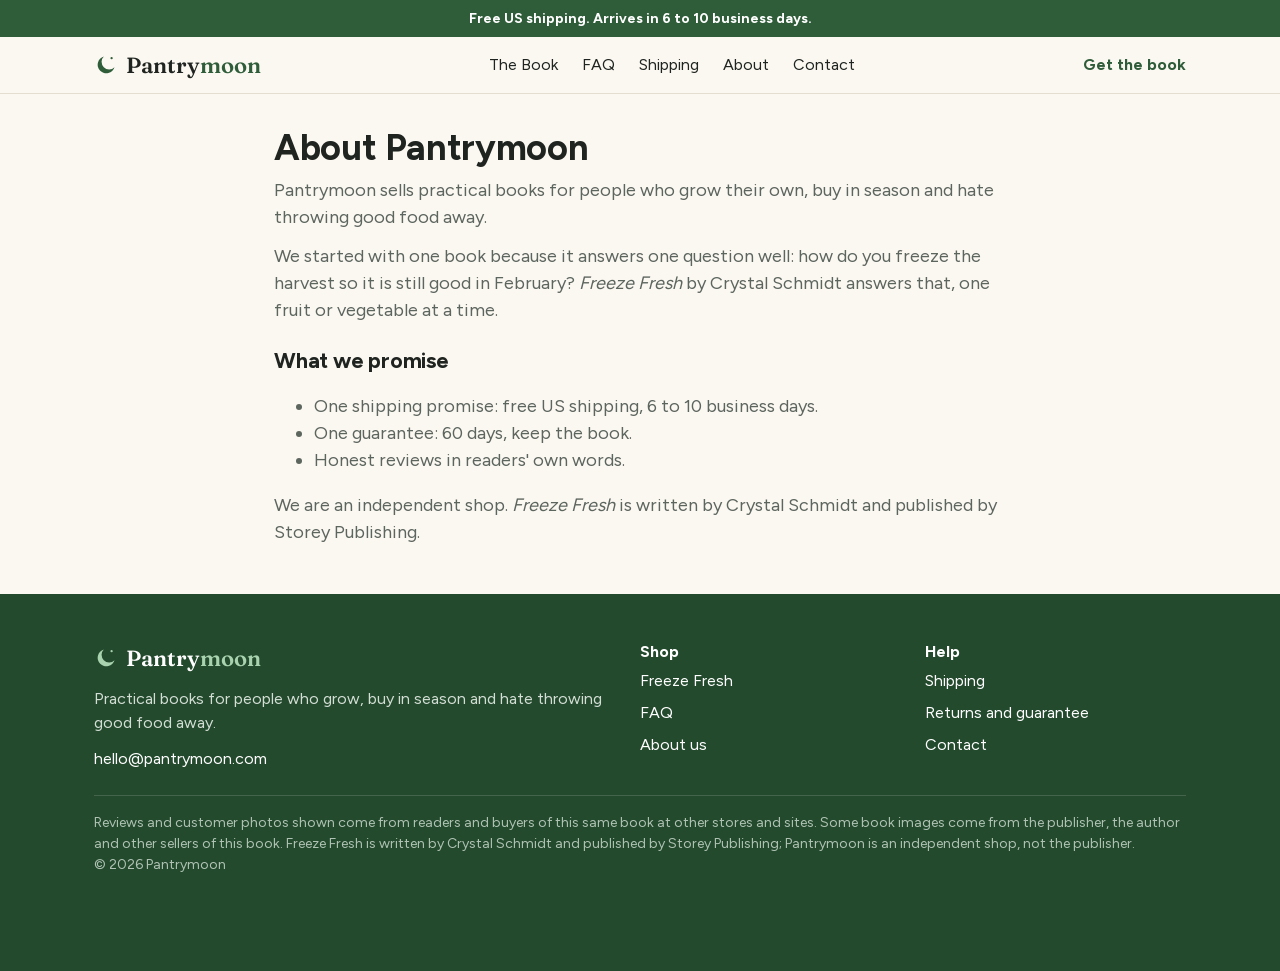
<file: pages/about.html>
<!doctype html>
<html lang="en">
<head>
<meta charset="utf-8">
<meta name="viewport" content="width=device-width,initial-scale=1,viewport-fit=cover">
<meta name="robots" content="noindex,nofollow">
<title>About us | Pantrymoon</title>
<meta name="description" content="About us at Pantrymoon.">
<link rel="preload" href="../fonts/Figtree.woff2" as="font" type="font/woff2" crossorigin>
<link rel="preload" href="../fonts/Fraunces-600.woff2" as="font" type="font/woff2" crossorigin>
<link rel="icon" type="image/jpeg" href="../img/icon.jpg">
<link rel="stylesheet" href="../assets/shop.css">
</head>
<body>
<div class="leiste">Free US shipping. Arrives in 6 to 10 business days.</div>
<header class="kopf"><div class="wrap">
<a class="logo" href="../index.html"><svg viewBox="0 0 24 24" aria-hidden="true"><path d="M20.5 14.2A8.6 8.6 0 1 1 9.8 3.5a6.9 6.9 0 0 0 10.7 10.7z" fill="#2F5D3A"/><circle cx="17.6" cy="5.2" r="1.15" fill="#2F5D3A"/></svg><span>Pantry<b>moon</b></span></a>
<nav class="nav"><a href="../index.html#book">The Book</a><a href="../pages/faq.html">FAQ</a><a href="../pages/shipping.html">Shipping</a><a href="../pages/about.html">About</a><a href="../pages/contact.html">Contact</a></nav>
<a class="korb" href="../index.html#book">Get the book</a>
</div></header>
<main class="seite"><div class="wrap"><h1>About Pantrymoon</h1>

<p>Pantrymoon sells practical books for people who grow their own, buy in season and hate throwing good food away.</p>
<p>We started with one book because it answers one question well: how do you freeze the harvest so it is still good in February? <em>Freeze Fresh</em> by Crystal Schmidt answers that, one fruit or vegetable at a time.</p>
<h2>What we promise</h2><ul><li>One shipping promise: free US shipping, 6 to 10 business days.</li><li>One guarantee: 60 days, keep the book.</li><li>Honest reviews in readers' own words.</li></ul>
<p>We are an independent shop. <em>Freeze Fresh</em> is written by Crystal Schmidt and published by Storey Publishing.</p>

</div></main>
<footer class="fuss"><div class="wrap">
<div class="fuss__spalten">
<div><a class="logo" href="../index.html"><svg viewBox="0 0 24 24" aria-hidden="true"><path d="M20.5 14.2A8.6 8.6 0 1 1 9.8 3.5a6.9 6.9 0 0 0 10.7 10.7z" fill="#A9D3AF"/><circle cx="17.6" cy="5.2" r="1.15" fill="#A9D3AF"/></svg><span>Pantry<b>moon</b></span></a>
<p>Practical books for people who grow, buy in season and hate throwing good food away.</p>
<p><a href="mailto:hello@pantrymoon.com">hello@pantrymoon.com</a></p></div>
<div><h3>Shop</h3><ul><li><a href="../index.html#book">Freeze Fresh</a></li><li><a href="../pages/faq.html">FAQ</a></li><li><a href="../pages/about.html">About us</a></li></ul></div>
<div><h3>Help</h3><ul><li><a href="../pages/shipping.html">Shipping</a></li><li><a href="../pages/returns.html">Returns and guarantee</a></li><li><a href="../pages/contact.html">Contact</a></li></ul></div>
</div>
<p class="klein">Reviews and customer photos shown come from readers and buyers of this same book at other stores and sites. Some book images come from the publisher, the author and other sellers of this book. Freeze Fresh is written by Crystal Schmidt and published by Storey Publishing; Pantrymoon is an independent shop, not the publisher.<br>&copy; 2026 Pantrymoon</p>
</div></footer>

<script src="../assets/shop.js" defer></script>
</body>
</html>
</file>
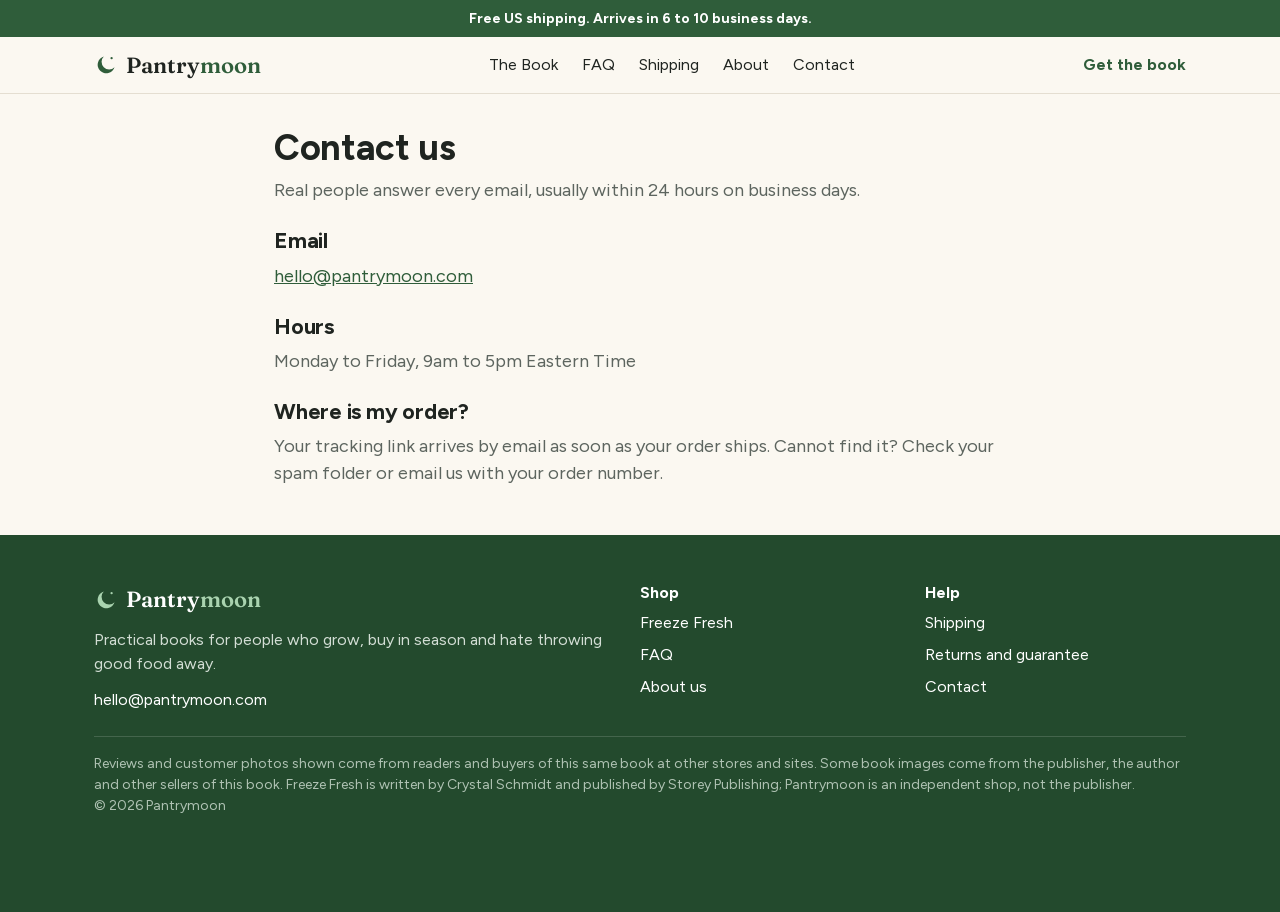
<file: pages/contact.html>
<!doctype html>
<html lang="en">
<head>
<meta charset="utf-8">
<meta name="viewport" content="width=device-width,initial-scale=1,viewport-fit=cover">
<meta name="robots" content="noindex,nofollow">
<title>Contact | Pantrymoon</title>
<meta name="description" content="Contact at Pantrymoon.">
<link rel="preload" href="../fonts/Figtree.woff2" as="font" type="font/woff2" crossorigin>
<link rel="preload" href="../fonts/Fraunces-600.woff2" as="font" type="font/woff2" crossorigin>
<link rel="icon" type="image/jpeg" href="../img/icon.jpg">
<link rel="stylesheet" href="../assets/shop.css">
</head>
<body>
<div class="leiste">Free US shipping. Arrives in 6 to 10 business days.</div>
<header class="kopf"><div class="wrap">
<a class="logo" href="../index.html"><svg viewBox="0 0 24 24" aria-hidden="true"><path d="M20.5 14.2A8.6 8.6 0 1 1 9.8 3.5a6.9 6.9 0 0 0 10.7 10.7z" fill="#2F5D3A"/><circle cx="17.6" cy="5.2" r="1.15" fill="#2F5D3A"/></svg><span>Pantry<b>moon</b></span></a>
<nav class="nav"><a href="../index.html#book">The Book</a><a href="../pages/faq.html">FAQ</a><a href="../pages/shipping.html">Shipping</a><a href="../pages/about.html">About</a><a href="../pages/contact.html">Contact</a></nav>
<a class="korb" href="../index.html#book">Get the book</a>
</div></header>
<main class="seite"><div class="wrap"><h1>Contact us</h1>

<p>Real people answer every email, usually within 24 hours on business days.</p>
<h2>Email</h2><p><a href="mailto:hello@pantrymoon.com">hello@pantrymoon.com</a></p>
<h2>Hours</h2><p>Monday to Friday, 9am to 5pm Eastern Time</p>
<h2>Where is my order?</h2><p>Your tracking link arrives by email as soon as your order ships. Cannot find it? Check your spam folder or email us with your order number.</p>

</div></main>
<footer class="fuss"><div class="wrap">
<div class="fuss__spalten">
<div><a class="logo" href="../index.html"><svg viewBox="0 0 24 24" aria-hidden="true"><path d="M20.5 14.2A8.6 8.6 0 1 1 9.8 3.5a6.9 6.9 0 0 0 10.7 10.7z" fill="#A9D3AF"/><circle cx="17.6" cy="5.2" r="1.15" fill="#A9D3AF"/></svg><span>Pantry<b>moon</b></span></a>
<p>Practical books for people who grow, buy in season and hate throwing good food away.</p>
<p><a href="mailto:hello@pantrymoon.com">hello@pantrymoon.com</a></p></div>
<div><h3>Shop</h3><ul><li><a href="../index.html#book">Freeze Fresh</a></li><li><a href="../pages/faq.html">FAQ</a></li><li><a href="../pages/about.html">About us</a></li></ul></div>
<div><h3>Help</h3><ul><li><a href="../pages/shipping.html">Shipping</a></li><li><a href="../pages/returns.html">Returns and guarantee</a></li><li><a href="../pages/contact.html">Contact</a></li></ul></div>
</div>
<p class="klein">Reviews and customer photos shown come from readers and buyers of this same book at other stores and sites. Some book images come from the publisher, the author and other sellers of this book. Freeze Fresh is written by Crystal Schmidt and published by Storey Publishing; Pantrymoon is an independent shop, not the publisher.<br>&copy; 2026 Pantrymoon</p>
</div></footer>

<script src="../assets/shop.js" defer></script>
</body>
</html>
</file>
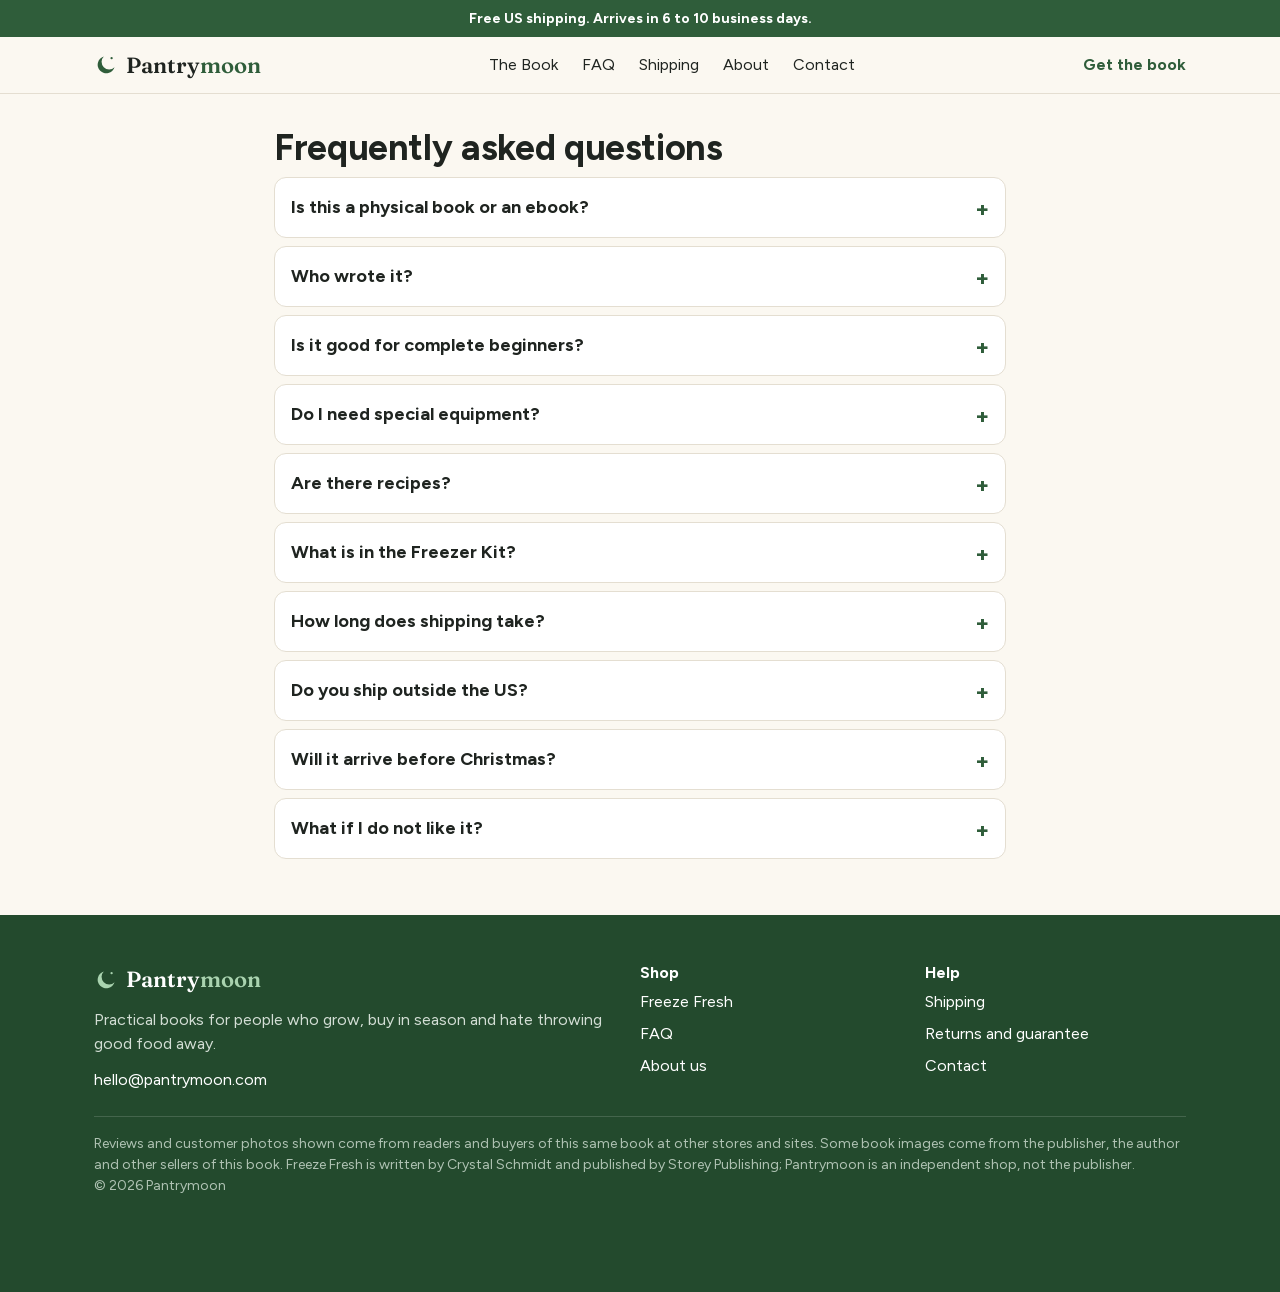
<file: pages/faq.html>
<!doctype html>
<html lang="en">
<head>
<meta charset="utf-8">
<meta name="viewport" content="width=device-width,initial-scale=1,viewport-fit=cover">
<meta name="robots" content="noindex,nofollow">
<title>FAQ | Pantrymoon</title>
<meta name="description" content="Questions about Freeze Fresh, shipping and the guarantee.">
<link rel="preload" href="../fonts/Figtree.woff2" as="font" type="font/woff2" crossorigin>
<link rel="preload" href="../fonts/Fraunces-600.woff2" as="font" type="font/woff2" crossorigin>
<link rel="icon" type="image/jpeg" href="../img/icon.jpg">
<link rel="stylesheet" href="../assets/shop.css">
</head>
<body>
<div class="leiste">Free US shipping. Arrives in 6 to 10 business days.</div>
<header class="kopf"><div class="wrap">
<a class="logo" href="../index.html"><svg viewBox="0 0 24 24" aria-hidden="true"><path d="M20.5 14.2A8.6 8.6 0 1 1 9.8 3.5a6.9 6.9 0 0 0 10.7 10.7z" fill="#2F5D3A"/><circle cx="17.6" cy="5.2" r="1.15" fill="#2F5D3A"/></svg><span>Pantry<b>moon</b></span></a>
<nav class="nav"><a href="../index.html#book">The Book</a><a href="../pages/faq.html">FAQ</a><a href="../pages/shipping.html">Shipping</a><a href="../pages/about.html">About</a><a href="../pages/contact.html">Contact</a></nav>
<a class="korb" href="../index.html#book">Get the book</a>
</div></header>
<main class="seite"><div class="wrap"><h1>Frequently asked questions</h1><div class="faq"><details><summary>Is this a physical book or an ebook?</summary><div>A full-color paperback, 208 pages with an index, shipped to your door. The Freezer Kit bonuses are printable PDFs, sent by email right after your order.</div></details><details><summary>Who wrote it?</summary><div>Crystal Schmidt, creator of Whole-Fed Homestead. The foreword is by Eve Kilcher, costar of <em>Alaska: The Last Frontier</em>. It is published by Storey Publishing.</div></details><details><summary>Is it good for complete beginners?</summary><div>Yes. Every fruit and vegetable has its own short method: how to prep it, whether to blanch it, and how to pack it. Foods are in alphabetical order, so you look things up like a dictionary.</div></details><details><summary>Do I need special equipment?</summary><div>No canner and no pressure cooker. A freezer, freezer bags or containers and basic kitchen tools are enough.</div></details><details><summary>Are there recipes?</summary><div>More than 100: things made to be frozen, like salsas, soups, sauces and jams, plus recipes that use up what is already in your freezer.</div></details><details><summary>What is in the Freezer Kit?</summary><div>Three printables: the Blanching Times Fridge Chart, the Freezer Inventory Log and the Seasonal Freezing Calendar. Every order includes them. In the 2 Books bundle each book comes with its own kit, so the gift copy has one too.</div></details><details><summary>How long does shipping take?</summary><div>Free US shipping. Arrives in 6 to 10 business days. You get a tracking link by email as soon as your order ships.</div></details><details><summary>Do you ship outside the US?</summary><div>Not at the moment. We ship to all 50 US states.</div></details><details><summary>Will it arrive before Christmas?</summary><div>Delivery takes 6 to 10 business days, so order at least 10 business days before Christmas. <span data-weihnacht="10" data-lang="1"></span></div></details><details><summary>What if I do not like it?</summary><div>You are covered by our 60-day Keep-the-Book Money-Back Guarantee. Email us and we refund you. You do not have to send the book back.</div></details></div></div></main>
<footer class="fuss"><div class="wrap">
<div class="fuss__spalten">
<div><a class="logo" href="../index.html"><svg viewBox="0 0 24 24" aria-hidden="true"><path d="M20.5 14.2A8.6 8.6 0 1 1 9.8 3.5a6.9 6.9 0 0 0 10.7 10.7z" fill="#A9D3AF"/><circle cx="17.6" cy="5.2" r="1.15" fill="#A9D3AF"/></svg><span>Pantry<b>moon</b></span></a>
<p>Practical books for people who grow, buy in season and hate throwing good food away.</p>
<p><a href="mailto:hello@pantrymoon.com">hello@pantrymoon.com</a></p></div>
<div><h3>Shop</h3><ul><li><a href="../index.html#book">Freeze Fresh</a></li><li><a href="../pages/faq.html">FAQ</a></li><li><a href="../pages/about.html">About us</a></li></ul></div>
<div><h3>Help</h3><ul><li><a href="../pages/shipping.html">Shipping</a></li><li><a href="../pages/returns.html">Returns and guarantee</a></li><li><a href="../pages/contact.html">Contact</a></li></ul></div>
</div>
<p class="klein">Reviews and customer photos shown come from readers and buyers of this same book at other stores and sites. Some book images come from the publisher, the author and other sellers of this book. Freeze Fresh is written by Crystal Schmidt and published by Storey Publishing; Pantrymoon is an independent shop, not the publisher.<br>&copy; 2026 Pantrymoon</p>
</div></footer>

<script src="../assets/shop.js" defer></script>
</body>
</html>
</file>
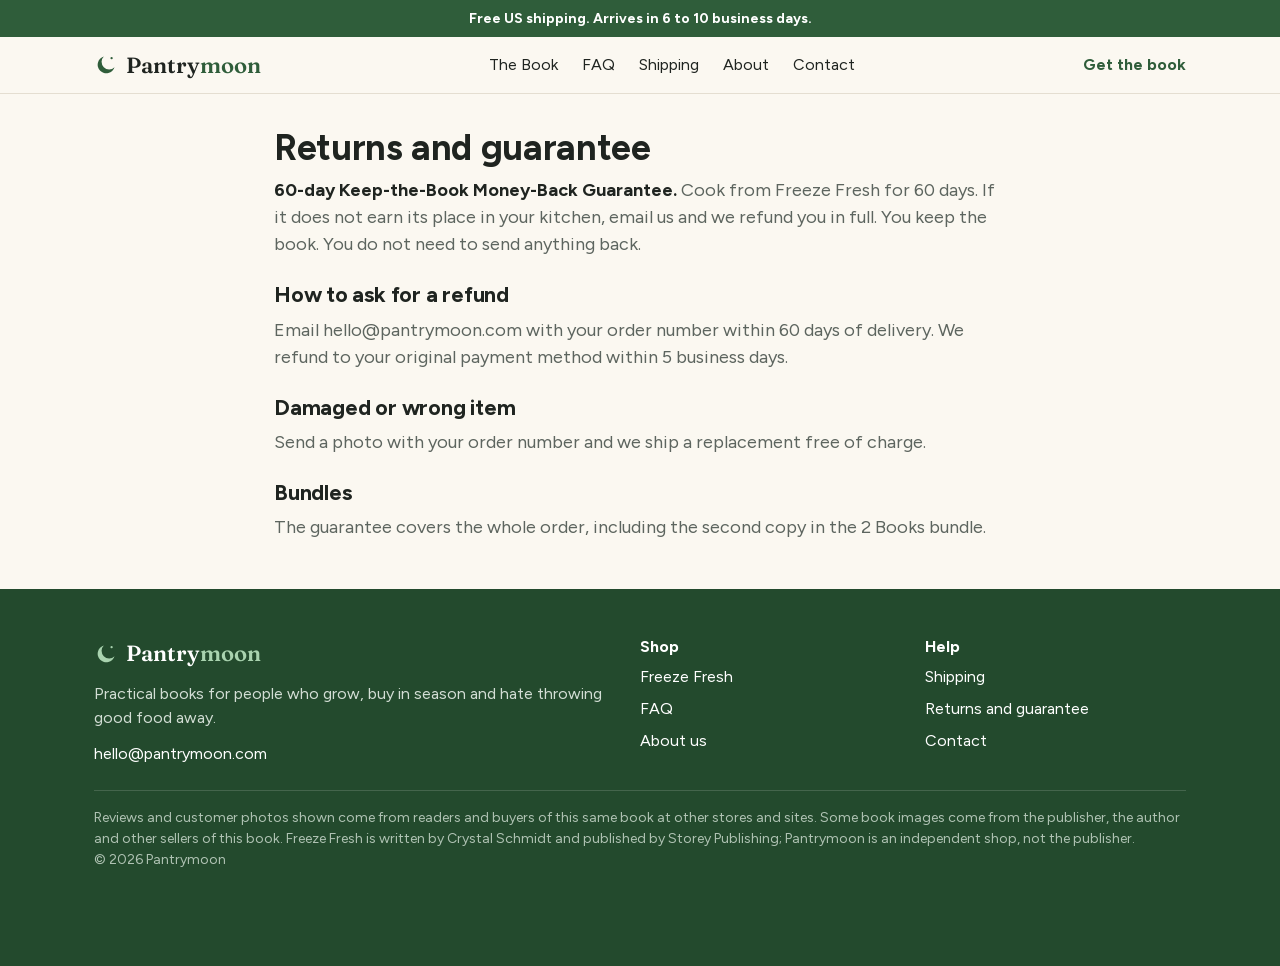
<file: pages/returns.html>
<!doctype html>
<html lang="en">
<head>
<meta charset="utf-8">
<meta name="viewport" content="width=device-width,initial-scale=1,viewport-fit=cover">
<meta name="robots" content="noindex,nofollow">
<title>Returns and guarantee | Pantrymoon</title>
<meta name="description" content="Returns and guarantee at Pantrymoon.">
<link rel="preload" href="../fonts/Figtree.woff2" as="font" type="font/woff2" crossorigin>
<link rel="preload" href="../fonts/Fraunces-600.woff2" as="font" type="font/woff2" crossorigin>
<link rel="icon" type="image/jpeg" href="../img/icon.jpg">
<link rel="stylesheet" href="../assets/shop.css">
</head>
<body>
<div class="leiste">Free US shipping. Arrives in 6 to 10 business days.</div>
<header class="kopf"><div class="wrap">
<a class="logo" href="../index.html"><svg viewBox="0 0 24 24" aria-hidden="true"><path d="M20.5 14.2A8.6 8.6 0 1 1 9.8 3.5a6.9 6.9 0 0 0 10.7 10.7z" fill="#2F5D3A"/><circle cx="17.6" cy="5.2" r="1.15" fill="#2F5D3A"/></svg><span>Pantry<b>moon</b></span></a>
<nav class="nav"><a href="../index.html#book">The Book</a><a href="../pages/faq.html">FAQ</a><a href="../pages/shipping.html">Shipping</a><a href="../pages/about.html">About</a><a href="../pages/contact.html">Contact</a></nav>
<a class="korb" href="../index.html#book">Get the book</a>
</div></header>
<main class="seite"><div class="wrap"><h1>Returns and guarantee</h1>

<p><strong>60-day Keep-the-Book Money-Back Guarantee.</strong> Cook from Freeze Fresh for 60 days. If it does not earn its place in your kitchen, email us and we refund you in full. You keep the book. You do not need to send anything back.</p>
<h2>How to ask for a refund</h2><p>Email hello@pantrymoon.com with your order number within 60 days of delivery. We refund to your original payment method within 5 business days.</p>
<h2>Damaged or wrong item</h2><p>Send a photo with your order number and we ship a replacement free of charge.</p>
<h2>Bundles</h2><p>The guarantee covers the whole order, including the second copy in the 2 Books bundle.</p>

</div></main>
<footer class="fuss"><div class="wrap">
<div class="fuss__spalten">
<div><a class="logo" href="../index.html"><svg viewBox="0 0 24 24" aria-hidden="true"><path d="M20.5 14.2A8.6 8.6 0 1 1 9.8 3.5a6.9 6.9 0 0 0 10.7 10.7z" fill="#A9D3AF"/><circle cx="17.6" cy="5.2" r="1.15" fill="#A9D3AF"/></svg><span>Pantry<b>moon</b></span></a>
<p>Practical books for people who grow, buy in season and hate throwing good food away.</p>
<p><a href="mailto:hello@pantrymoon.com">hello@pantrymoon.com</a></p></div>
<div><h3>Shop</h3><ul><li><a href="../index.html#book">Freeze Fresh</a></li><li><a href="../pages/faq.html">FAQ</a></li><li><a href="../pages/about.html">About us</a></li></ul></div>
<div><h3>Help</h3><ul><li><a href="../pages/shipping.html">Shipping</a></li><li><a href="../pages/returns.html">Returns and guarantee</a></li><li><a href="../pages/contact.html">Contact</a></li></ul></div>
</div>
<p class="klein">Reviews and customer photos shown come from readers and buyers of this same book at other stores and sites. Some book images come from the publisher, the author and other sellers of this book. Freeze Fresh is written by Crystal Schmidt and published by Storey Publishing; Pantrymoon is an independent shop, not the publisher.<br>&copy; 2026 Pantrymoon</p>
</div></footer>

<script src="../assets/shop.js" defer></script>
</body>
</html>
</file>
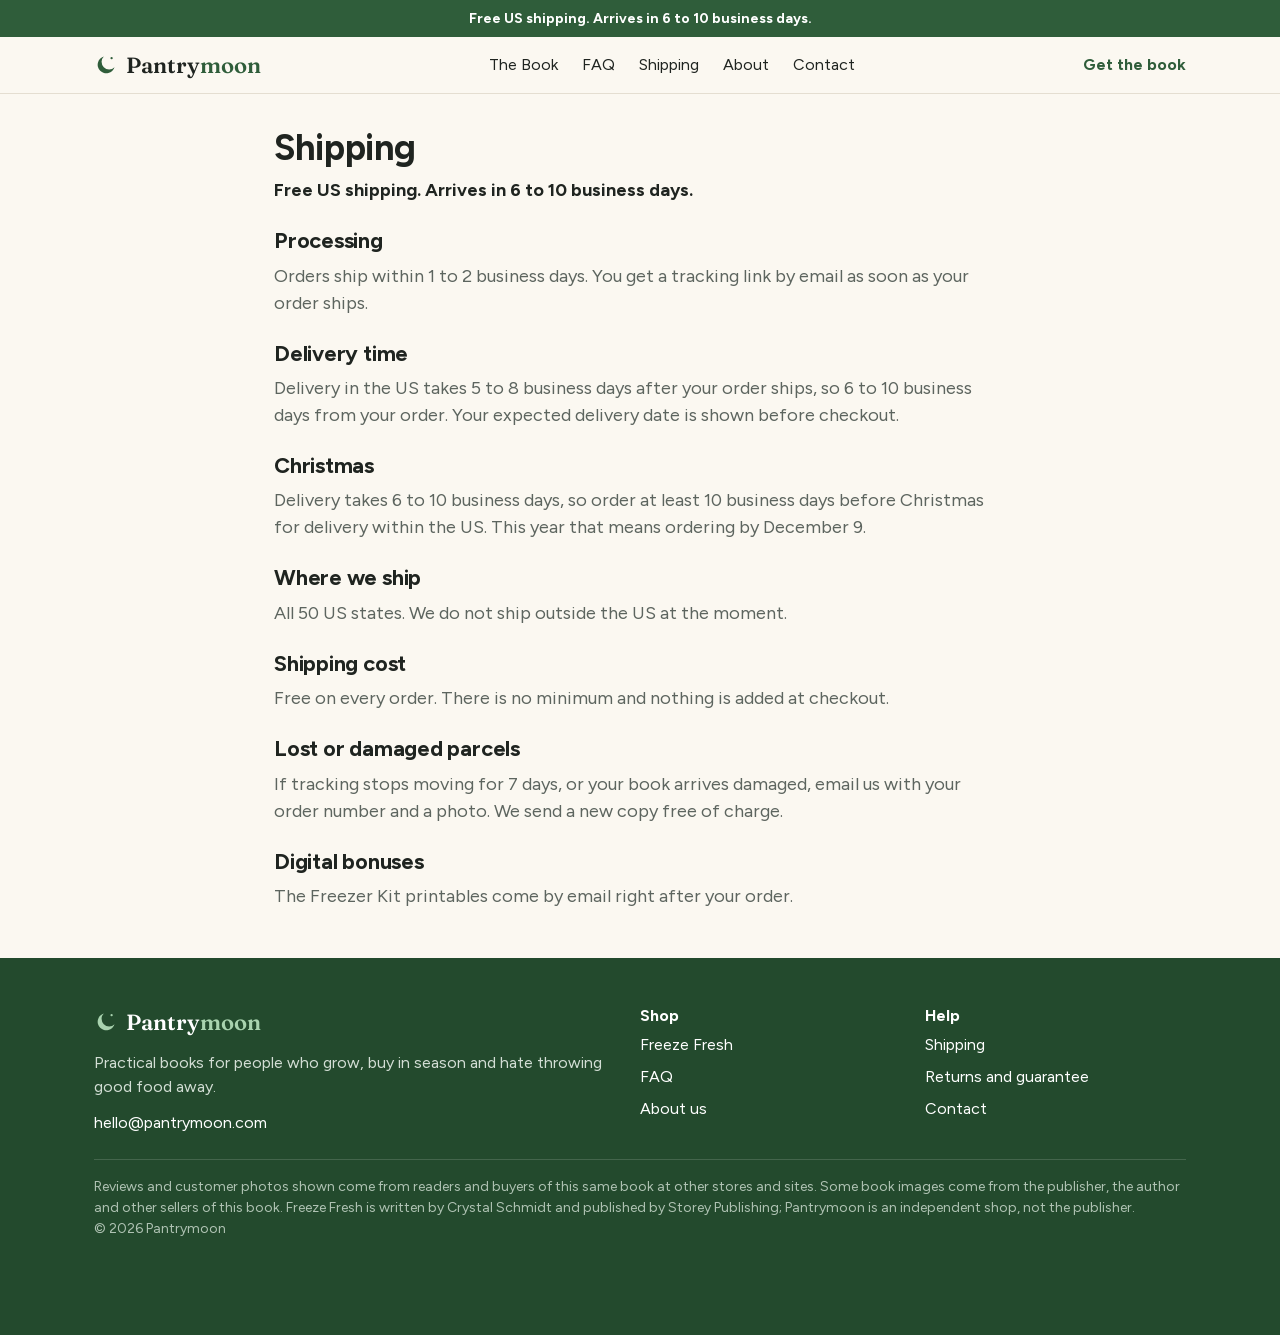
<file: pages/shipping.html>
<!doctype html>
<html lang="en">
<head>
<meta charset="utf-8">
<meta name="viewport" content="width=device-width,initial-scale=1,viewport-fit=cover">
<meta name="robots" content="noindex,nofollow">
<title>Shipping | Pantrymoon</title>
<meta name="description" content="Shipping at Pantrymoon.">
<link rel="preload" href="../fonts/Figtree.woff2" as="font" type="font/woff2" crossorigin>
<link rel="preload" href="../fonts/Fraunces-600.woff2" as="font" type="font/woff2" crossorigin>
<link rel="icon" type="image/jpeg" href="../img/icon.jpg">
<link rel="stylesheet" href="../assets/shop.css">
</head>
<body>
<div class="leiste">Free US shipping. Arrives in 6 to 10 business days.</div>
<header class="kopf"><div class="wrap">
<a class="logo" href="../index.html"><svg viewBox="0 0 24 24" aria-hidden="true"><path d="M20.5 14.2A8.6 8.6 0 1 1 9.8 3.5a6.9 6.9 0 0 0 10.7 10.7z" fill="#2F5D3A"/><circle cx="17.6" cy="5.2" r="1.15" fill="#2F5D3A"/></svg><span>Pantry<b>moon</b></span></a>
<nav class="nav"><a href="../index.html#book">The Book</a><a href="../pages/faq.html">FAQ</a><a href="../pages/shipping.html">Shipping</a><a href="../pages/about.html">About</a><a href="../pages/contact.html">Contact</a></nav>
<a class="korb" href="../index.html#book">Get the book</a>
</div></header>
<main class="seite"><div class="wrap"><h1>Shipping</h1>

<p><strong>Free US shipping. Arrives in 6 to 10 business days.</strong></p>
<h2>Processing</h2><p>Orders ship within 1 to 2 business days. You get a tracking link by email as soon as your order ships.</p>
<h2>Delivery time</h2><p>Delivery in the US takes 5 to 8 business days after your order ships, so 6 to 10 business days from your order. Your expected delivery date is shown before checkout.</p>
<h2>Christmas</h2><p>Delivery takes 6 to 10 business days, so order at least 10 business days before Christmas for delivery within the US. <span data-weihnacht="10" data-lang="1"></span></p>
<h2>Where we ship</h2><p>All 50 US states. We do not ship outside the US at the moment.</p>
<h2>Shipping cost</h2><p>Free on every order. There is no minimum and nothing is added at checkout.</p>
<h2>Lost or damaged parcels</h2><p>If tracking stops moving for 7 days, or your book arrives damaged, email us with your order number and a photo. We send a new copy free of charge.</p>
<h2>Digital bonuses</h2><p>The Freezer Kit printables come by email right after your order.</p>

</div></main>
<footer class="fuss"><div class="wrap">
<div class="fuss__spalten">
<div><a class="logo" href="../index.html"><svg viewBox="0 0 24 24" aria-hidden="true"><path d="M20.5 14.2A8.6 8.6 0 1 1 9.8 3.5a6.9 6.9 0 0 0 10.7 10.7z" fill="#A9D3AF"/><circle cx="17.6" cy="5.2" r="1.15" fill="#A9D3AF"/></svg><span>Pantry<b>moon</b></span></a>
<p>Practical books for people who grow, buy in season and hate throwing good food away.</p>
<p><a href="mailto:hello@pantrymoon.com">hello@pantrymoon.com</a></p></div>
<div><h3>Shop</h3><ul><li><a href="../index.html#book">Freeze Fresh</a></li><li><a href="../pages/faq.html">FAQ</a></li><li><a href="../pages/about.html">About us</a></li></ul></div>
<div><h3>Help</h3><ul><li><a href="../pages/shipping.html">Shipping</a></li><li><a href="../pages/returns.html">Returns and guarantee</a></li><li><a href="../pages/contact.html">Contact</a></li></ul></div>
</div>
<p class="klein">Reviews and customer photos shown come from readers and buyers of this same book at other stores and sites. Some book images come from the publisher, the author and other sellers of this book. Freeze Fresh is written by Crystal Schmidt and published by Storey Publishing; Pantrymoon is an independent shop, not the publisher.<br>&copy; 2026 Pantrymoon</p>
</div></footer>

<script src="../assets/shop.js" defer></script>
</body>
</html>
</file>
<file: assets/shop.css>
/* Pantrymoon, ein Gestaltungssystem (David 07.11.2026). Vorher: 11 Nachtrags-Bloecke, 2 Schriften, 6 Akzentfarben.
   Schrift: Figtree 400/700 fuer alles; Fraunces 600 nur in der Wortmarke.
   Farben: Gruen (Marke), Creme (Grund), Gold (nur Sterne); dazu Weiss und Grautoene.
   Abstand: 4 8 12 16 24 32 48 64. Schriftgroessen: 14 16 18 22 28 36. Ein Knopf, eine Karte, ein Abschnittsabstand. */
@font-face{font-family:'Figtree';font-weight:300 900;font-style:normal;font-display:swap;src:url('../fonts/Figtree.woff2') format('woff2')}
@font-face{font-family:'Fraunces';font-weight:600;font-style:normal;font-display:swap;src:url('../fonts/Fraunces-600.woff2') format('woff2')}
:root{
  --gruen:#2F5D3A;--gruen-d:#234A2D;--gruen-h:#EAF1EA;
  --grund:#FBF8F1;--weiss:#fff;--text:#1F2420;--grau:#5D655F;--linie:#E4DED1;--stern:#E0A100;
  --s1:4px;--s2:8px;--s3:12px;--s4:16px;--s5:24px;--s6:32px;--s7:48px;--s8:64px;
  --r:12px;
}
*{box-sizing:border-box}
html{-webkit-text-size-adjust:100%}
body{margin:0;font-family:'Figtree',system-ui,-apple-system,sans-serif;font-size:18px;line-height:1.5;color:var(--text);background:var(--grund);overflow-x:hidden}
img{max-width:100%;height:auto;display:block}
a{color:var(--gruen)}
h1,h2,h3{font-family:inherit;font-weight:700;line-height:1.2;letter-spacing:-.01em;margin:0 0 var(--s2)}
h1{font-size:28px}
h2{font-size:28px}
h3{font-size:18px}
p{margin:0 0 var(--s3)}
p:last-child{margin-bottom:0}
@media(min-width:900px){h1{font-size:36px}h2{font-size:36px}}
.wrap{max-width:1140px;margin:0 auto;padding:0 var(--s4)}
@media(min-width:900px){.wrap{padding:0 var(--s5)}}
.nur-sr{position:absolute;width:1px;height:1px;overflow:hidden;clip:rect(0 0 0 0);white-space:nowrap}

/* Leiste und Kopf */
.leiste{background:var(--gruen);color:var(--weiss);font-size:14px;font-weight:700;text-align:center;padding:var(--s2) var(--s4)}
.kopf{border-bottom:1px solid var(--linie)}
.kopf .wrap{display:flex;align-items:center;justify-content:space-between;gap:var(--s3);height:56px}
.logo{display:flex;align-items:center;gap:var(--s2);text-decoration:none;color:var(--text);font-family:'Fraunces',Georgia,serif;font-weight:600;font-size:22px;white-space:nowrap}
.logo b{color:var(--gruen);font-weight:600}
.logo svg{width:24px;height:24px;flex:none}
.nav{display:none;gap:var(--s5);font-size:16px}
.nav a{color:var(--text);text-decoration:none}
.nav a:hover{color:var(--gruen)}
.korb{font-size:16px;font-weight:700;color:var(--gruen);text-decoration:none;white-space:nowrap}
@media(min-width:900px){.nav{display:flex}}

/* Produkt */
.produkt{padding:var(--s3) 0 var(--s6)}
.produkt .wrap{display:grid;gap:var(--s4)}
.galerie,.kauf{min-width:0}
.galerie{position:relative}
.galerie__haupt{background:var(--weiss);border-radius:var(--r);overflow:hidden;aspect-ratio:1/.84;display:flex;align-items:center;justify-content:center}
.galerie__haupt img{width:100%;height:100%;object-fit:contain}
.galerie__haupt img.fuellt{object-fit:cover;object-position:50% 52%}
.daumen{display:flex;gap:var(--s2);margin-top:var(--s2);overflow-x:auto;scrollbar-width:none}
.daumen::-webkit-scrollbar{display:none}
.daumen button{flex:none;width:64px;height:52px;padding:0;border:2px solid transparent;border-radius:8px;overflow:hidden;background:var(--weiss);cursor:pointer}
.daumen button[aria-current=true]{border-color:var(--gruen)}
.daumen img{width:100%;height:100%;object-fit:cover}
@media(max-width:899px){
  /* Kritik 07.11. abends: keine Punktreihe auf dem Bild, nur ein kleiner Zaehler in der Ecke; Wischen wechselt das Bild */
  .daumen{display:none}
  .zaehler{position:absolute;right:var(--s2);bottom:var(--s2);background:rgba(31,36,32,.62);color:var(--weiss);font-size:12px;font-weight:700;line-height:1;padding:var(--s1) var(--s2);border-radius:999px;pointer-events:none}
}
@media(min-width:900px){.zaehler{display:none}}
@media(min-width:900px){
  .produkt{padding:var(--s7) 0}
  .produkt .wrap{grid-template-columns:1.05fr 1fr;gap:var(--s7);align-items:start}
  .galerie__haupt{aspect-ratio:1/1.05}
}
.titel{margin:0 0 var(--s1)}
.sterne{display:inline-flex;align-items:center;gap:var(--s2);font-size:16px;font-weight:700;color:var(--text);text-decoration:none;margin:0 0 var(--s3)}
.sterne__reihe{background:linear-gradient(90deg,var(--stern) var(--voll,100%),#D5D9D3 var(--voll,100%));-webkit-background-clip:text;background-clip:text;color:transparent;letter-spacing:1px}
.sterne--mitte{display:flex;justify-content:center;margin:var(--s2) 0 0}
.nutzen{color:var(--grau);margin:0 0 var(--s4)}

/* Stufen */
.stufen{display:grid;gap:var(--s2);margin:0 0 var(--s4);padding:0;border:0}
.stufe{display:flex;align-items:center;gap:var(--s3);background:var(--weiss);border:2px solid var(--linie);border-radius:var(--r);padding:var(--s3) var(--s4);cursor:pointer}
.stufe input{position:absolute;opacity:0;pointer-events:none}
.stufe .punkt{flex:none;width:20px;height:20px;border-radius:50%;border:2px solid var(--grau)}
.stufe.an{border-color:var(--gruen);background:var(--gruen-h)}
.stufe.an .punkt{border-color:var(--gruen);background:var(--gruen);box-shadow:inset 0 0 0 3px var(--weiss)}
.stufe__text{flex:1;min-width:0;line-height:1.3}
.stufe__text strong{display:block;font-size:18px}
.stufe__text small{display:block;font-size:16px;color:var(--grau)}
.stufe__preis{font-size:18px;font-weight:700;white-space:nowrap}

/* Knopf: einer fuer alles */
.knopf{display:block;width:100%;border:2px solid var(--gruen);border-radius:var(--r);background:var(--gruen);color:var(--weiss);font:700 18px/1.2 'Figtree',sans-serif;padding:var(--s4);text-align:center;text-decoration:none;cursor:pointer}
.knopf:hover{background:var(--gruen-d);border-color:var(--gruen-d)}
.knopf--zweit{display:inline-block;width:auto;background:transparent;color:var(--gruen);padding:var(--s3) var(--s5)}
.knopf--zweit:hover{background:var(--gruen-h);border-color:var(--gruen)}
.hinweis{display:none;margin:var(--s2) 0 0;font-size:16px;background:var(--gruen-h);padding:var(--s2) var(--s3);border-radius:8px}
.hinweis.zeigen{display:block}
.unterknopf{list-style:none;padding:0;margin:var(--s3) 0 0;display:grid;gap:var(--s1);font-size:16px}
.unterknopf li::before{content:"\2713\00a0";color:var(--gruen);font-weight:700}
.zahlung{display:flex;align-items:center;flex-wrap:wrap;gap:var(--s1);margin-top:var(--s3);color:var(--grau)}
.zahlung__sicher{display:inline-flex;margin-right:var(--s1)}
.zahlung svg[role=img]{display:block;flex:none}

/* Abschnitte: alle gleicher Grund, gleicher Abstand */
.abschnitt{padding:var(--s7) 0;border-top:1px solid var(--linie)}
@media(min-width:900px){.abschnitt{padding:var(--s8) 0}}
.zentriert{text-align:center;max-width:680px;margin:0 auto var(--s5)}
.zentriert p{color:var(--grau)}

/* Karte: eine fuer alles */
.karte,.zitat,.seiten figure,.kitbild,.faq details{background:var(--weiss);border:1px solid var(--linie);border-radius:var(--r)}
.karte,.zitat{padding:var(--s4)}
@media(min-width:900px){.karte,.zitat{padding:var(--s5)}}
.karte p{color:var(--grau)}
.karten{display:grid;gap:var(--s3)}
@media(min-width:760px){.karten{grid-template-columns:repeat(3,1fr);gap:var(--s4)}}

.seiten{display:grid;gap:var(--s3)}
@media(min-width:760px){.seiten{grid-template-columns:1fr 1fr;gap:var(--s4)}}
.seiten figure,.kitbild{margin:0;overflow:hidden}
.seiten img,.kitbild img{background:#EFEBE2}
.seiten figcaption,.kitbild figcaption{font-size:16px;color:var(--grau);padding:var(--s3) var(--s4)}
.kitbild{max-width:620px;margin:0 auto var(--s4)}

.zwei{display:grid;gap:var(--s5)}
@media(min-width:900px){.zwei{grid-template-columns:1fr 1fr;gap:var(--s7);align-items:center}}
.stapel{display:grid;gap:var(--s3)}
.autorinfoto{float:left;width:96px;height:96px;object-fit:cover;object-position:50% 18%;border-radius:50%;margin:0 var(--s4) var(--s2) 0}
@media(min-width:900px){.autorinfoto{width:128px;height:128px}}
.autorin p{color:var(--grau)}
.zitat{margin:0}
.zitat p{margin:0 0 var(--s2)}
.zitat cite{display:block;font-style:normal;font-weight:700;font-size:16px;color:var(--grau)}

/* Bewertungen */
.zitat .sterne__reihe{display:block;color:var(--stern);background:none;-webkit-background-clip:border-box;background-clip:border-box;margin:0 0 var(--s2)}
.zitat .sterne__reihe .leer{color:#D5D9D3}
.zitat__titel{display:block;margin:0 0 var(--s2)}
.zitat__text{max-height:12em;overflow:hidden;position:relative}
.zitat__text:not(.offen)::after{content:"";position:absolute;left:0;right:0;bottom:0;height:2.5em;background:linear-gradient(rgba(255,255,255,0),#fff)}
.zitat__text.offen{max-height:none}
.zitat__text.offen::after{display:none}
.zitat__mehr{display:block;font:700 16px 'Figtree',sans-serif;color:var(--gruen);background:none;border:0;padding:var(--s1) 0 var(--s3);cursor:pointer;text-decoration:underline}
.zitat__fotos{display:flex;gap:var(--s2);margin:var(--s2) 0 var(--s3)}
.zitat__fotos img{width:72px;height:72px;object-fit:cover;border-radius:8px;background:#EFEBE2}
.kfotos{display:flex;gap:var(--s2);overflow-x:auto;margin:0 0 var(--s5);padding-bottom:var(--s1);scroll-snap-type:x mandatory}
.kfotos a{flex:0 0 auto;scroll-snap-align:start}
.kfotos img{width:150px;height:150px;object-fit:cover;border-radius:var(--r);background:#EFEBE2}
.stimmen{columns:1;column-gap:var(--s3)}
@media(min-width:760px){.stimmen{columns:2;column-gap:var(--s4)}}
@media(min-width:1050px){.stimmen{columns:3}}
.stimmen .zitat{break-inside:avoid;display:inline-block;width:100%;margin:0 0 var(--s3)}
.mehr{text-align:center;margin:var(--s4) 0 0}

/* Liste und FAQ */
.liste{list-style:none;padding:0;margin:0;display:grid;gap:var(--s3)}
.liste li{padding-left:var(--s6);position:relative}
.liste li::before{content:"";position:absolute;left:0;top:4px;width:20px;height:20px;border-radius:50%;background:var(--gruen-h) url("data:image/svg+xml,%3Csvg xmlns='http://www.w3.org/2000/svg' viewBox='0 0 20 20'%3E%3Cpath d='M5 10.5l3 3 7-7' fill='none' stroke='%232F5D3A' stroke-width='2.4' stroke-linecap='round' stroke-linejoin='round'/%3E%3C/svg%3E") center/14px no-repeat}
.faq{max-width:760px;margin:0 auto}
.faq details{margin:0 0 var(--s2)}
.faq summary{cursor:pointer;padding:var(--s4) 48px var(--s4) var(--s4);font-weight:700;list-style:none;position:relative}
.faq summary::-webkit-details-marker{display:none}
.faq summary::after{content:"+";position:absolute;right:var(--s4);top:50%;transform:translateY(-50%);font-size:22px;color:var(--gruen)}
.faq details[open] summary::after{content:"\2212"}
.faq details>div{padding:0 var(--s4) var(--s4);color:var(--grau)}

/* Unterseiten */
.seite{padding:var(--s6) 0 var(--s7)}
.seite .wrap{max-width:780px}
.seite h2{font-size:22px;margin-top:var(--s5)}
.seite p,.seite li{color:var(--grau)}
.seite p strong{color:var(--text)}

/* Fuss */
.fuss{background:var(--gruen-d);color:#D3DED5;font-size:16px;padding:var(--s7) 0 96px}
.fuss a{color:var(--weiss);text-decoration:none}
.fuss .logo{color:var(--weiss)}
.fuss .logo b{color:#A9D3AF}
.fuss__spalten{display:grid;gap:var(--s5)}
@media(min-width:760px){.fuss__spalten{grid-template-columns:2fr 1fr 1fr}}
.fuss h3{color:var(--weiss);font-size:16px;margin:0 0 var(--s2)}
.fuss p{margin:var(--s3) 0 0}
.fuss ul{list-style:none;padding:0;margin:0;display:grid;gap:var(--s2)}
.fuss .klein{font-size:14px;color:#AFC2B3;margin-top:var(--s5);border-top:1px solid rgba(255,255,255,.15);padding-top:var(--s4)}

/* Klebeleiste */
.klebe{position:fixed;left:0;right:0;bottom:0;background:var(--weiss);border-top:1px solid var(--linie);padding:var(--s3) var(--s4) calc(var(--s3) + env(safe-area-inset-bottom));display:flex;align-items:center;gap:var(--s3);transform:translateY(110%);transition:transform .25s;z-index:20}
.klebe.an{transform:none}
.klebe__text{flex:1;min-width:0;font-size:16px;line-height:1.3}
.klebe__text strong{display:block;white-space:nowrap;overflow:hidden;text-overflow:ellipsis}
.klebe .knopf{width:auto;padding:var(--s3) var(--s5);flex:none}
@media(min-width:900px){.klebe{justify-content:center}.klebe__text{flex:none;max-width:520px}}
</file>
